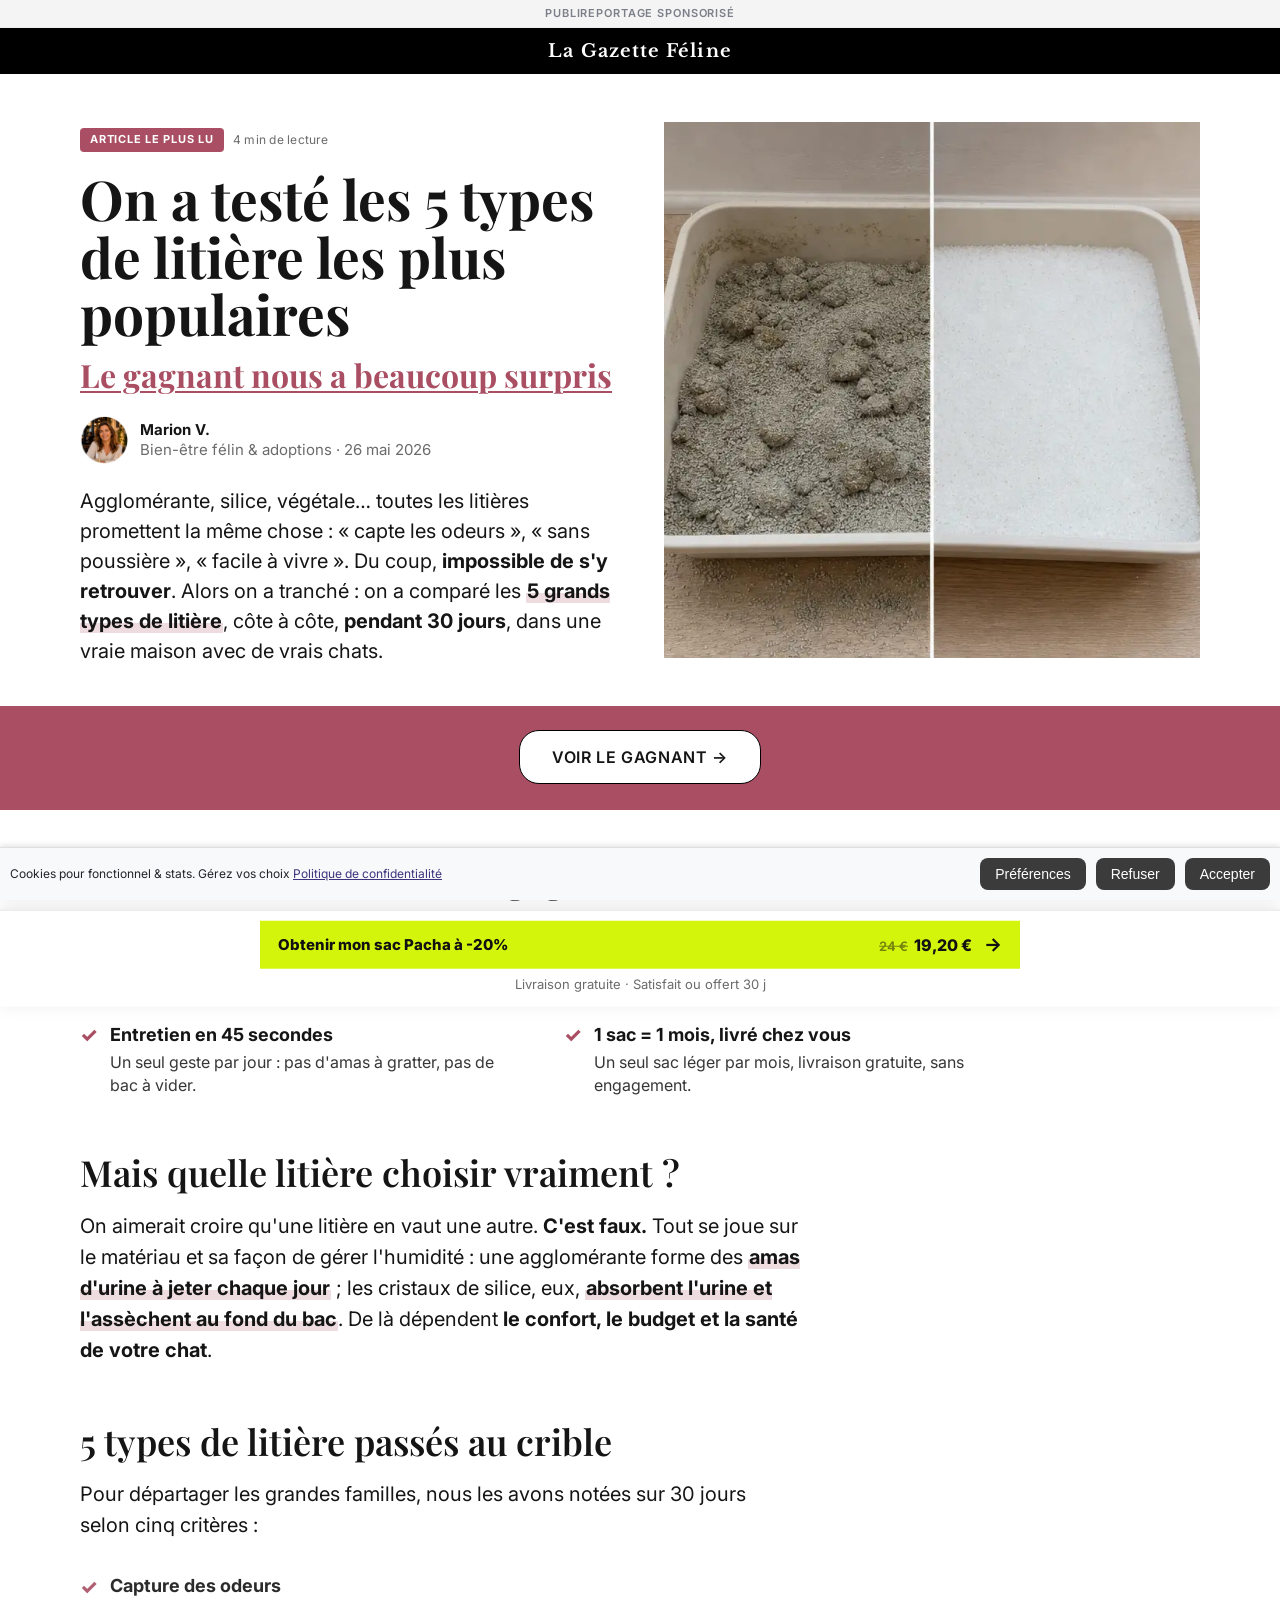
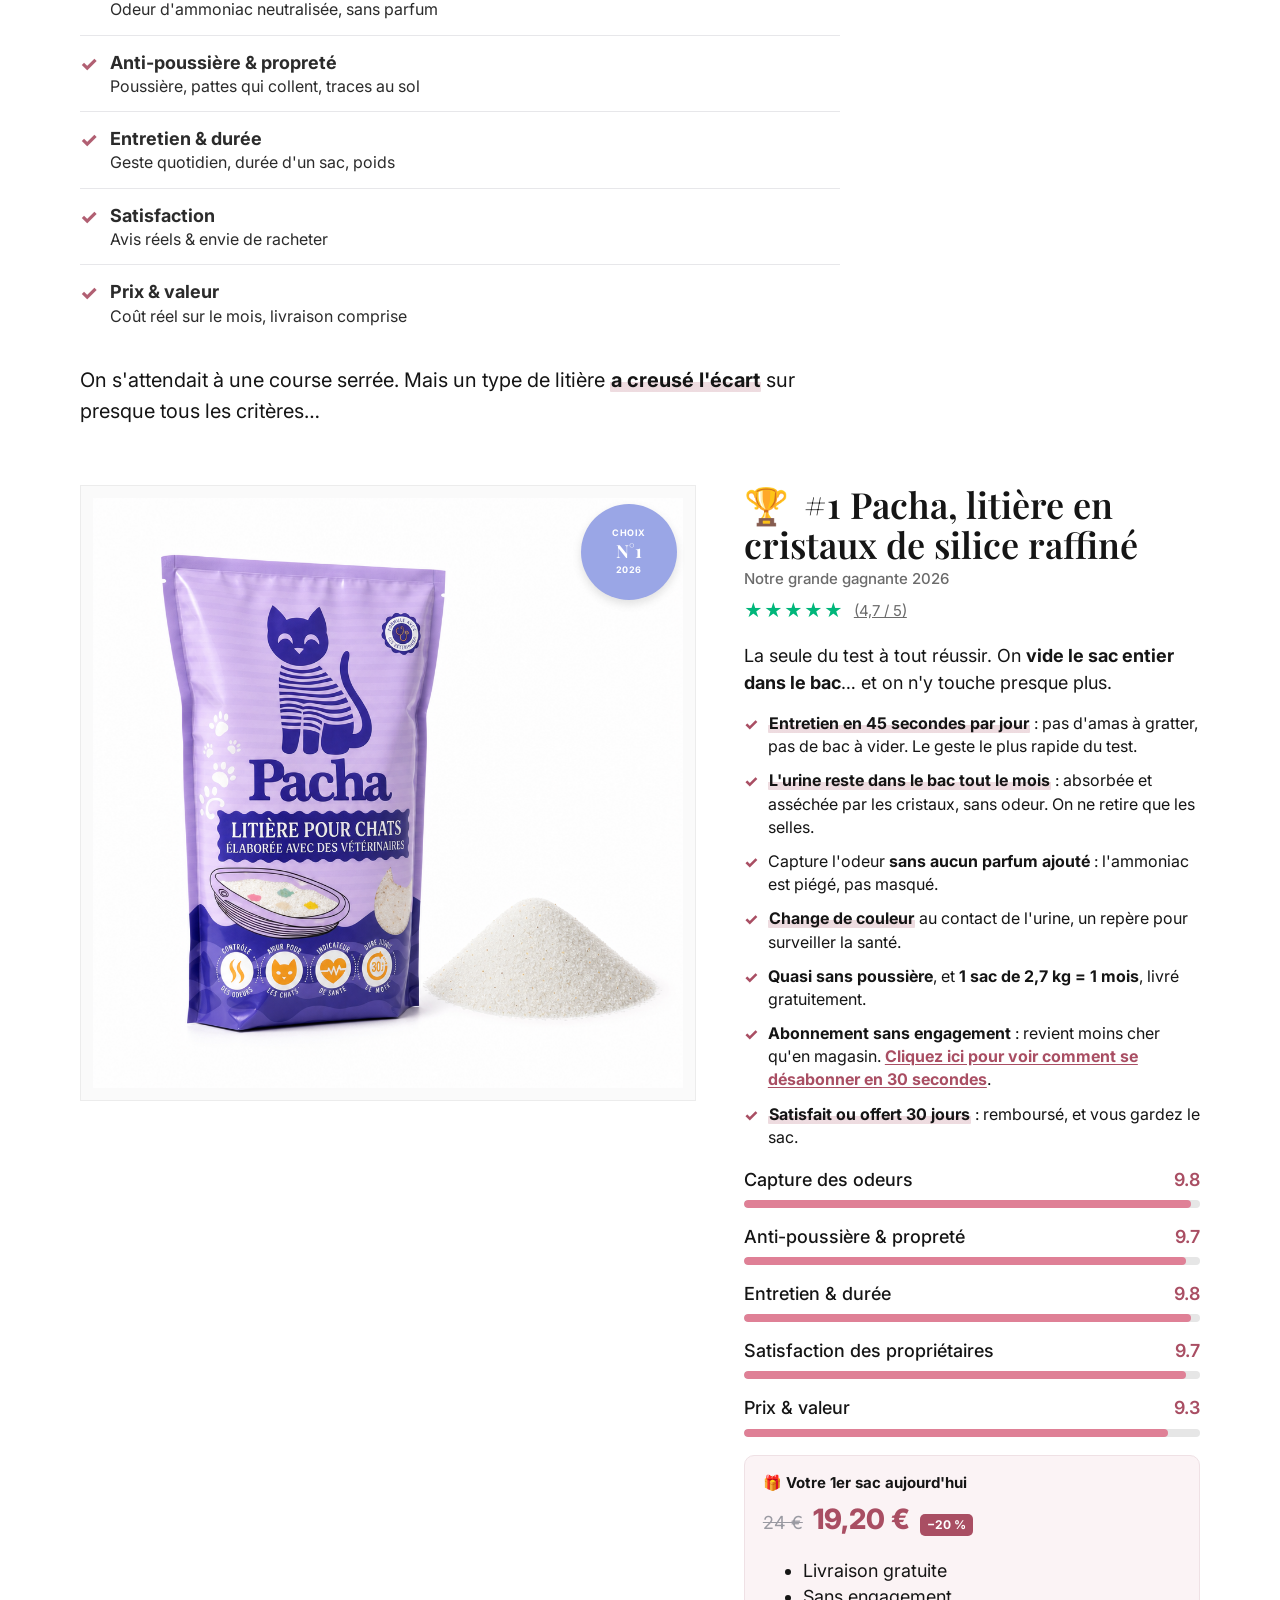
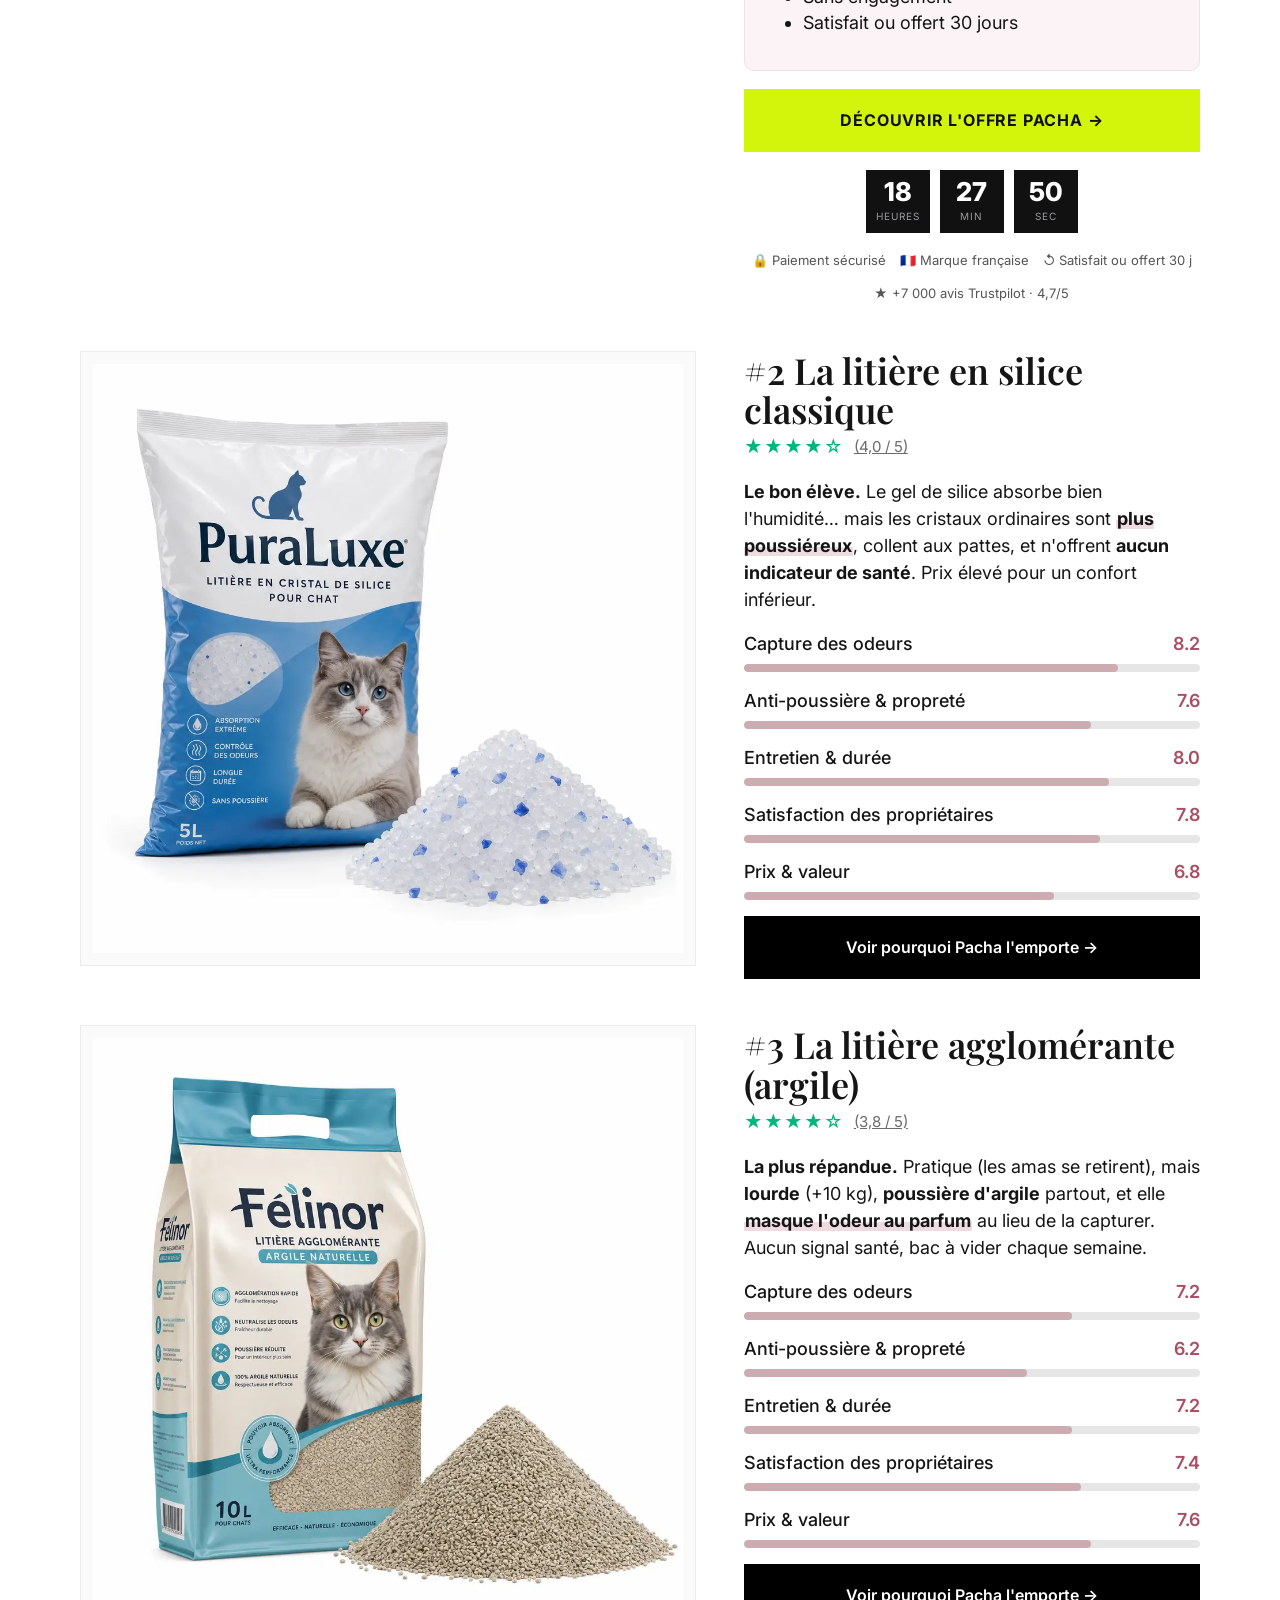
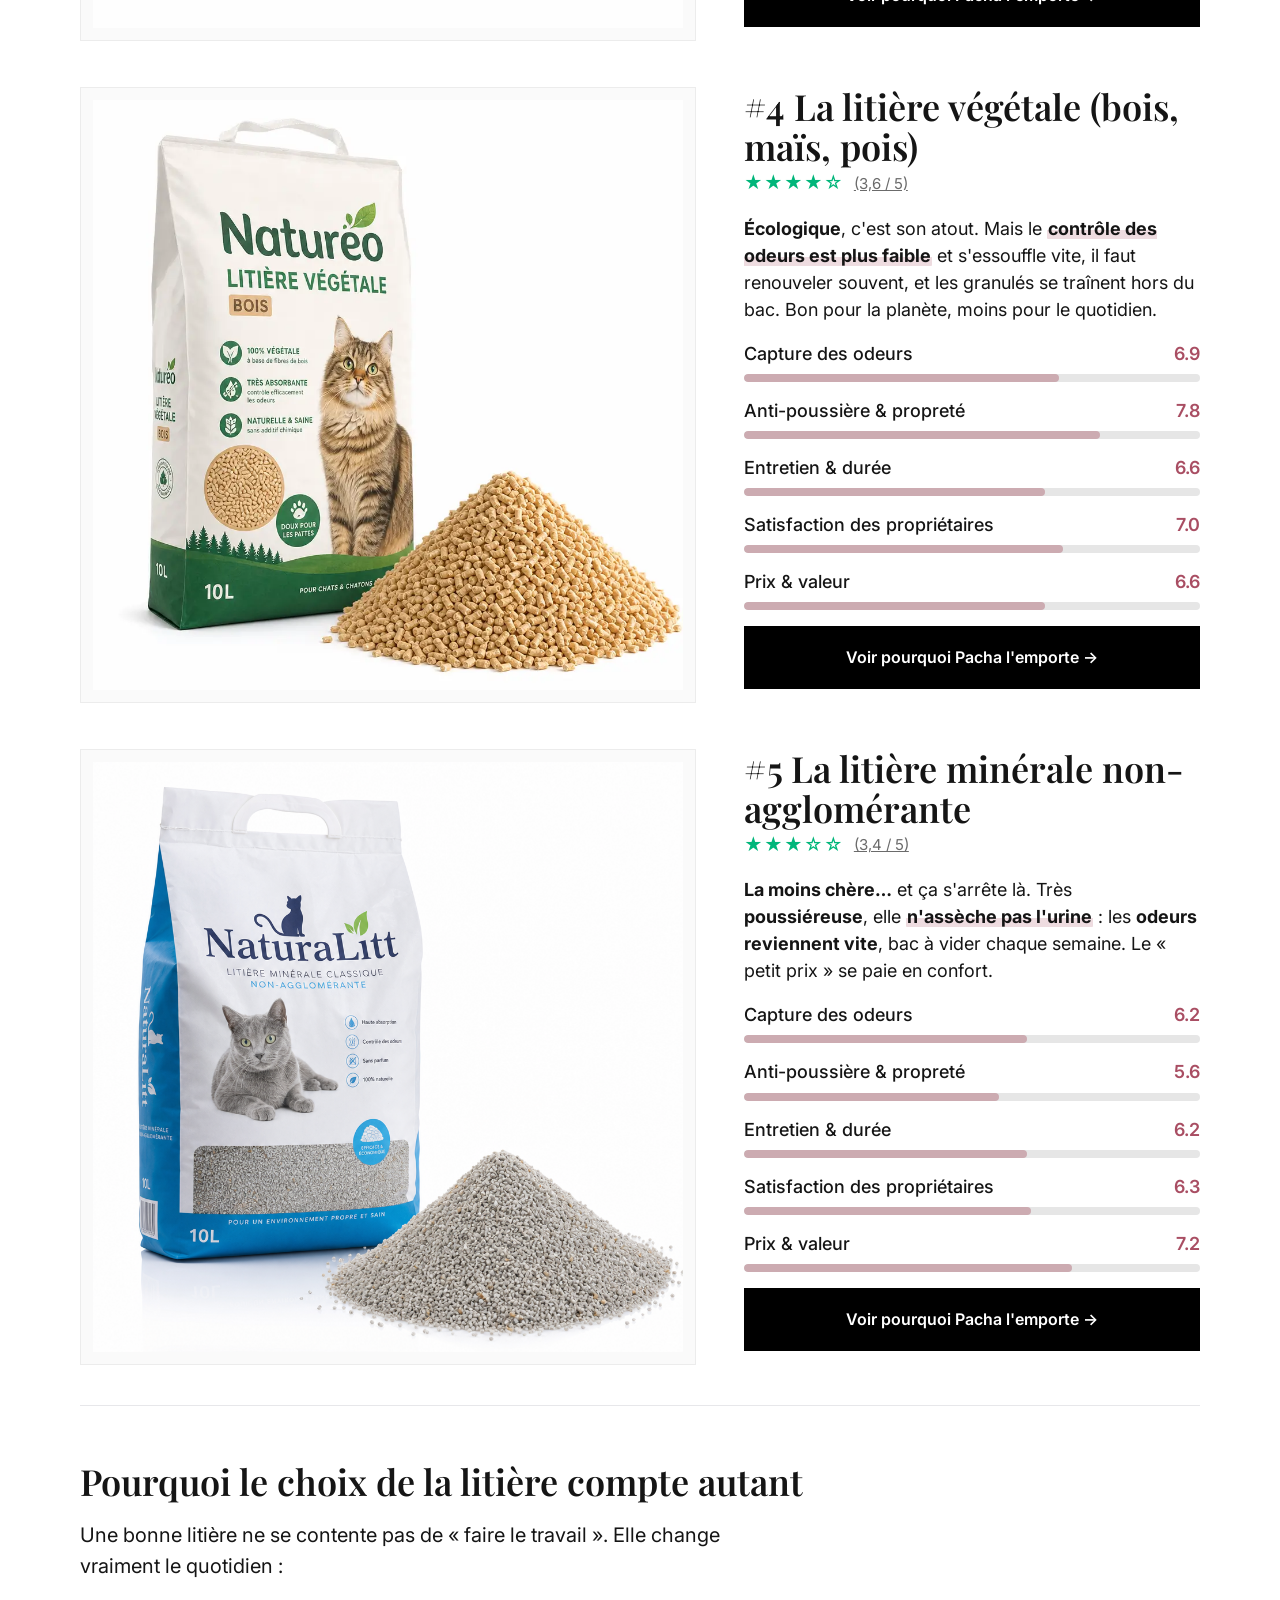
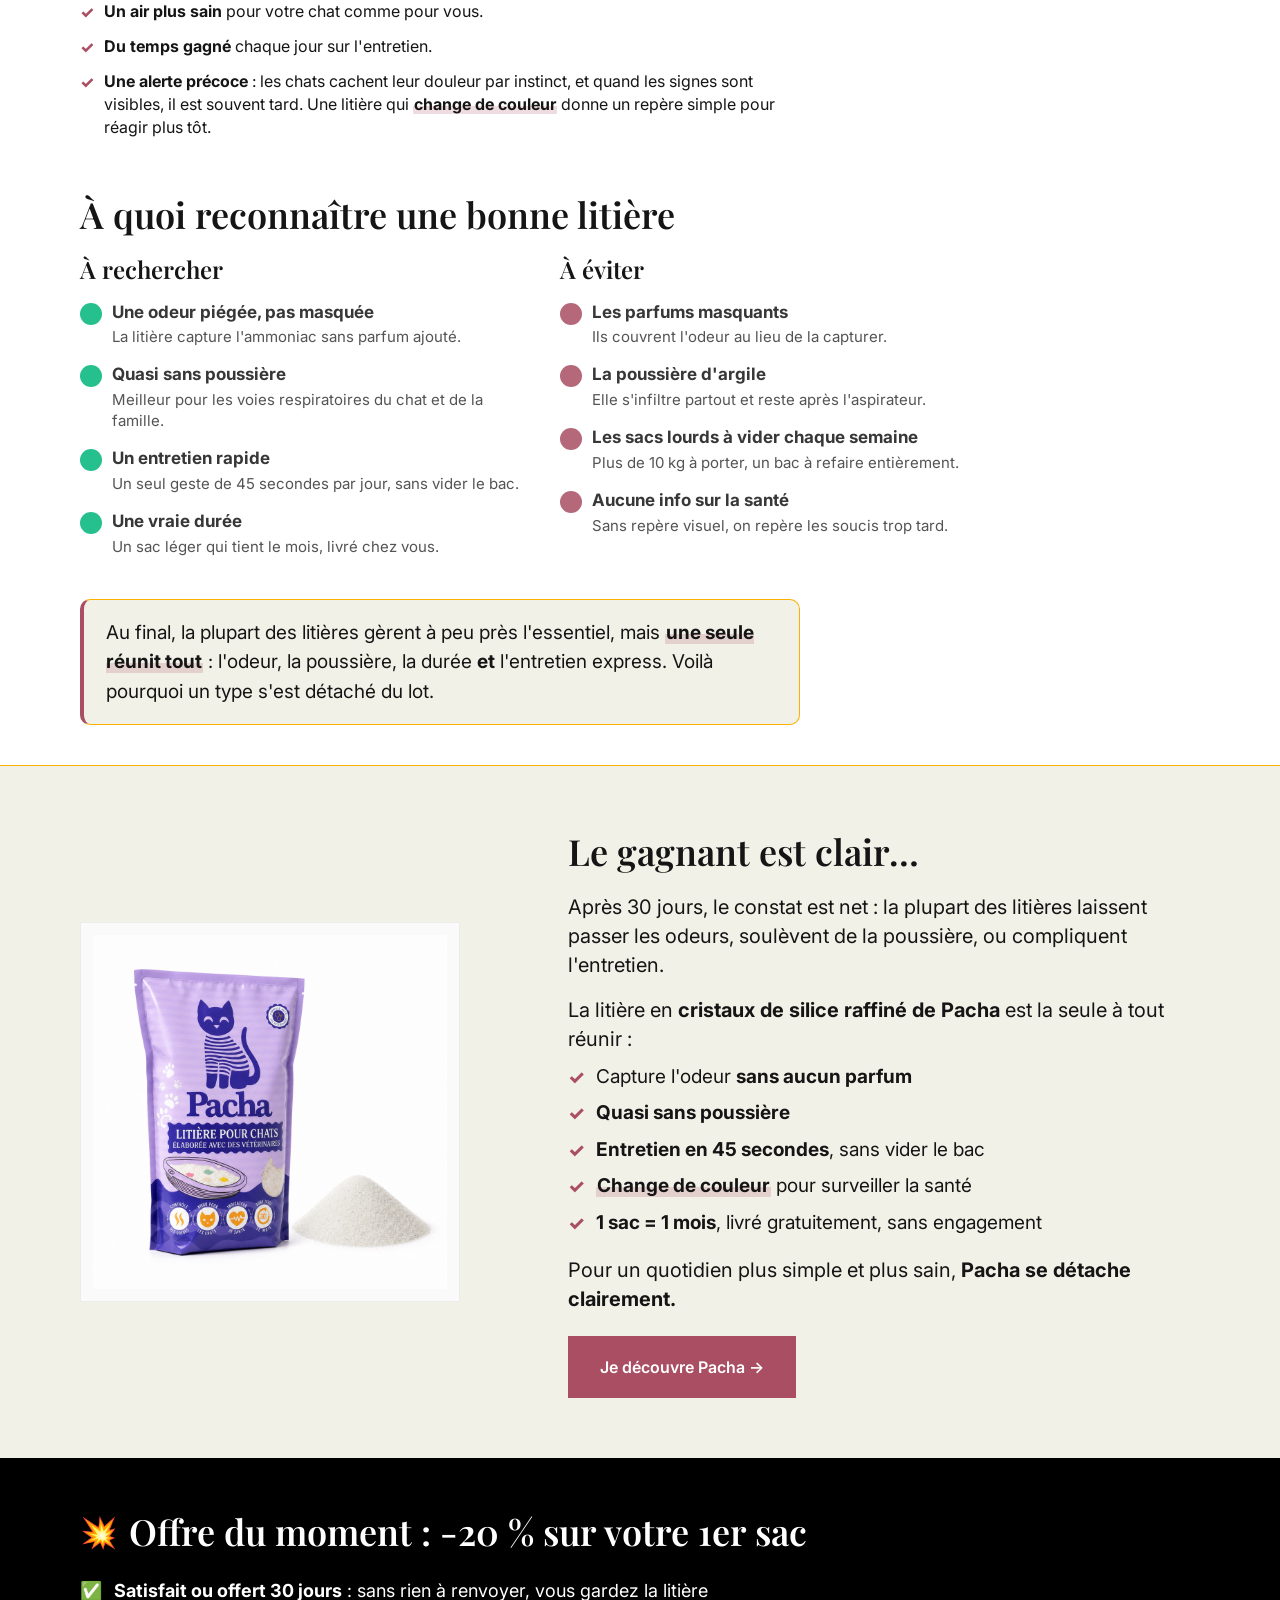
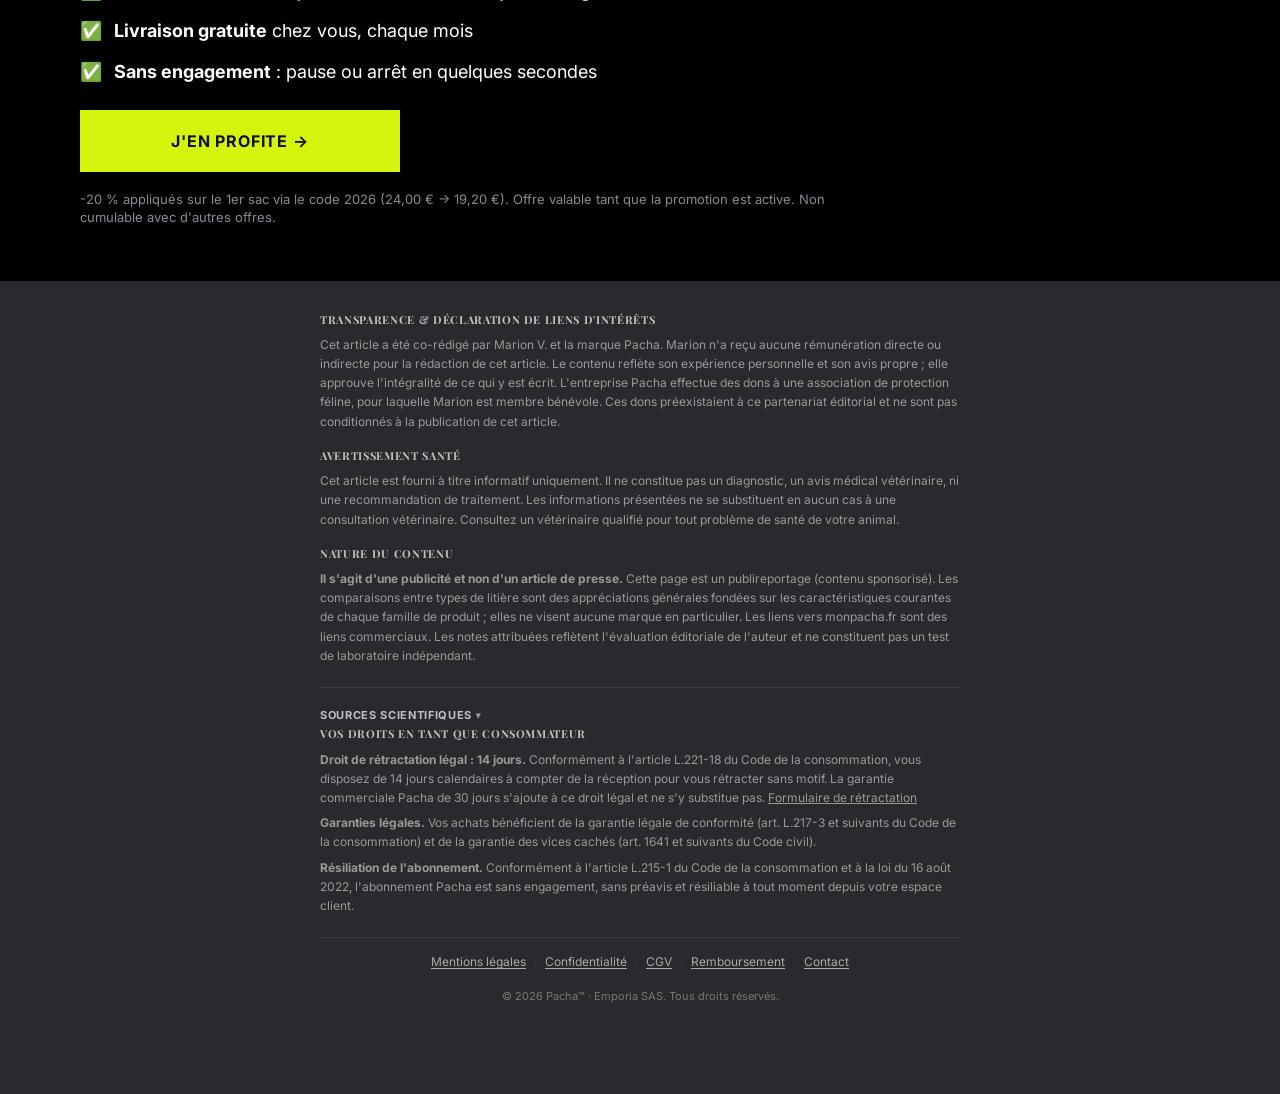
<file: 1007_comparison-blog_broad-comparison_fr/index.html>
<!doctype html>
<html lang="fr" class="js">
<head>
  <meta charset="utf-8">
  <meta name="viewport" content="width=device-width, initial-scale=1.0, viewport-fit=cover">
  <!-- Page de test parallèle à une LP Shopify live : noindex pour éviter le duplicate-content. Retirer pour un lancement public indexé. -->
  <meta name="robots" content="noindex, nofollow">
  <title>On a testé les 5 types de litière les plus populaires : le gagnant nous a surpris</title>
  <link rel="icon" type="image/png" href="//monpacha.fr/cdn/shop/files/pacha_flavicon.png?crop=center&height=32&v=1695821050&width=32">
  <meta name="description" content="On a comparé les 5 grands types de litière pour chat pendant 30 jours : odeurs, poussière, entretien, santé, prix. Un type s'est nettement détaché.">
  <meta property="og:site_name" content="La Gazette Féline">
  <meta property="og:title" content="On a testé les 5 types de litière les plus populaires : le gagnant nous a surpris">
  <meta property="og:type" content="article">
  <meta property="og:description" content="On a comparé les 5 grands types de litière pour chat pendant 30 jours : odeurs, poussière, entretien, santé, prix. Un type s'est nettement détaché.">
  <meta property="og:image" content="https://monpacha.fr/cdn/shop/files/pacha-web-banner.jpg?v=1696860551">

  <!-- RunConverge (Converge) · stub + consentement par défaut refusé -->
  <script>
    window.cvg||(cvg=function(){cvg.process?cvg.process.apply(cvg,arguments):cvg.queue.push(arguments)},cvg.queue=[]);
    cvg({"method":"consent","analytics":"denied","marketing":"denied"});
  </script>
  <script>
    window['__cvg_shopify_info'] = { product:null, variant:null, currency:"EUR", collection:{products:null}, search:null };
  </script>

  <link rel="preconnect" href="https://fonts.googleapis.com">
  <link rel="preconnect" href="https://fonts.gstatic.com" crossorigin>
  <link rel="preconnect" href="https://monpacha.fr" crossorigin>
  <link href="https://fonts.googleapis.com/css2?family=Playfair+Display:ital,wght@0,600;0,700;0,900;1,700&family=Libre+Baskerville:wght@700&family=Inter:wght@400;500;600;700;800&display=swap" rel="stylesheet">
  <link rel="stylesheet" href="/1007_comparison-blog_broad-comparison_fr/css/page.css">
</head>
<body>

<!-- BADGE PUBLIREPORTAGE (1er enfant du body) -->
<div class="pub-bar">Publireportage sponsorisé</div>

<!-- MASTHEAD MAGAZINE -->
<header class="masthead">
  <div class="mh-name">La Gazette Féline</div>
</header>

<!-- EN-TÊTE D'ARTICLE -->
<article>
  <div class="article-hero">
    <div class="article-col">
      <span class="kicker"><span class="kicker-tag">Article le plus lu</span><span class="kicker-time">4 min de lecture</span></span>
      <h1 class="title">On a testé les 5 types de litière les plus populaires</h1>
      <a href="#winner" class="subtitle">Le gagnant nous a beaucoup surpris</a>
      <div class="byline">
        <span class="av"><img src="/1007_comparison-blog_broad-comparison_fr/img/marion.webp" alt="Marion V."></span>
        <span class="bn"><strong>Marion V.</strong><span>Bien-être félin &amp; adoptions · 26 mai 2026</span></span>
      </div>
      <p class="lead">Agglomérante, silice, végétale… toutes les litières promettent la même chose : « capte les odeurs », « sans poussière », « facile à vivre ». Du coup, <strong>impossible de s'y retrouver</strong>. Alors on a tranché : on a comparé les <strong class="hl">5 grands types de litière</strong>, côte à côte, <strong>pendant 30 jours</strong>, dans une vraie maison avec de vrais chats.</p>
    </div>
    <div class="hero-col">
      <picture>
        <source media="(max-width:880px)" srcset="/1007_comparison-blog_broad-comparison_fr/img/hero-versus-mobile.webp">
        <img src="/1007_comparison-blog_broad-comparison_fr/img/hero-versus.webp" alt="Comparatif litière : à gauche une litière agglomérante sale, à droite la litière Pacha propre" loading="eager">
      </picture>
    </div>
  </div>

  <!-- BARRE CTA -->
  <div class="cta-bar"><a href="https://monpacha.fr/discount/2026?redirect=/">Voir le gagnant →</a></div>

  <div class="article-body">
    <!-- ATOUTS DU GAGNANT -->
    <p class="feat-head">Les atouts de notre litière gagnante</p>
    <div class="feat4">
      <div class="f"><span class="ck">✓</span><span class="ft"><strong>Capture quasiment toute l'odeur</strong><span>Elle piège l'odeur sans parfum pour la masquer.</span></span></div>
      <div class="f"><span class="ck">✓</span><span class="ft"><strong>Quasi sans poussière</strong><span>Au versement comme au grattage : meilleur pour les voies respiratoires.</span></span></div>
      <div class="f"><span class="ck">✓</span><span class="ft"><strong>Entretien en 45 secondes</strong><span>Un seul geste par jour : pas d'amas à gratter, pas de bac à vider.</span></span></div>
      <div class="f"><span class="ck">✓</span><span class="ft"><strong>1 sac = 1 mois, livré chez vous</strong><span>Un seul sac léger par mois, livraison gratuite, sans engagement.</span></span></div>
    </div>

    <h2 class="sec">Mais quelle litière choisir vraiment ?</h2>
    <p class="p">On aimerait croire qu'une litière en vaut une autre. <strong>C'est faux.</strong> Tout se joue sur le matériau et sa façon de gérer l'humidité : une agglomérante forme des <strong class="hl">amas d'urine à jeter chaque jour</strong> ; les cristaux de silice, eux, <strong class="hl">absorbent l'urine et l'assèchent au fond du bac</strong>. De là dépendent <strong>le confort, le budget et la santé de votre chat</strong>.</p>

    <h2 class="sec">5 types de litière passés au crible</h2>
    <p class="p">Pour départager les grandes familles, nous les avons notées sur 30 jours selon cinq critères :</p>
    <ul class="criteria">
      <li><span class="ck">✓</span><span><strong>Capture des odeurs</strong>Odeur d'ammoniac neutralisée, sans parfum</span></li>
      <li><span class="ck">✓</span><span><strong>Anti-poussière &amp; propreté</strong>Poussière, pattes qui collent, traces au sol</span></li>
      <li><span class="ck">✓</span><span><strong>Entretien &amp; durée</strong>Geste quotidien, durée d'un sac, poids</span></li>
      <li><span class="ck">✓</span><span><strong>Satisfaction</strong>Avis réels &amp; envie de racheter</span></li>
      <li><span class="ck">✓</span><span><strong>Prix &amp; valeur</strong>Coût réel sur le mois, livraison comprise</span></li>
    </ul>
    <p class="bridge">On s'attendait à une course serrée. Mais un type de litière <strong class="hl">a creusé l'écart</strong> sur presque tous les critères…</p>
  </div>

  <!-- ===== #1 GAGNANT · PACHA (bandeau gris pleine largeur) ===== -->
  <div class="winner-band">
   <div class="wrap">
    <section class="rank winner" id="winner">
      <div class="rank-grid">
        <div class="rank-pic">
          <span class="rank-badge">Choix<b>n°1</b>2026</span>
          <img src="/1007_comparison-blog_broad-comparison_fr/img/type-pacha.png" alt="Litière Pacha en cristaux de silice raffiné · sac et grains" loading="lazy">
        </div>
        <div class="rank-body">
          <h2 class="rank-head"><span class="trophy">🏆</span> #1 Pacha, litière en cristaux de silice raffiné</h2>
          <div class="rank-sub">Notre grande gagnante 2026</div>
          <div class="stars"><span class="s">★★★★★</span><span class="r">(4,7 / 5)</span></div>
          <p>La seule du test à tout réussir. On <strong>vide le sac entier dans le bac</strong>… et on n'y touche presque plus.</p>
          <ul class="klist">
            <li><span class="k">✓</span><span><strong class="hl">Entretien en 45 secondes par jour</strong> : pas d'amas à gratter, pas de bac à vider. Le geste le plus rapide du test.</span></li>
            <li><span class="k">✓</span><span><strong class="hl">L'urine reste dans le bac tout le mois</strong> : absorbée et asséchée par les cristaux, sans odeur. On ne retire que les selles.</span></li>
            <li><span class="k">✓</span><span>Capture l'odeur <strong>sans aucun parfum ajouté</strong> : l'ammoniac est piégé, pas masqué.</span></li>
            <li><span class="k">✓</span><span><strong class="hl">Change de couleur</strong> au contact de l'urine, un repère pour surveiller la santé.</span></li>
            <li><span class="k">✓</span><span><strong>Quasi sans poussière</strong>, et <strong>1 sac de 2,7 kg = 1 mois</strong>, livré gratuitement.</span></li>
            <li><span class="k">✓</span><span><strong>Abonnement sans engagement</strong> : revient moins cher qu'en magasin. <a href="#desabo" id="desabo-link" class="desabo-link">Cliquez ici pour voir comment se désabonner en 30 secondes</a>.</span></li>
            <li><span class="k">✓</span><span><strong class="hl">Satisfait ou offert 30 jours</strong> : remboursé, et vous gardez le sac.</span></li>
          </ul>

          <div class="scores">
            <div class="score"><div class="score-top"><span class="lab">Capture des odeurs</span><span class="val">9.8</span></div><div class="bar"><i style="width:98%"></i></div></div>
            <div class="score"><div class="score-top"><span class="lab">Anti-poussière &amp; propreté</span><span class="val">9.7</span></div><div class="bar"><i style="width:97%"></i></div></div>
            <div class="score"><div class="score-top"><span class="lab">Entretien &amp; durée</span><span class="val">9.8</span></div><div class="bar"><i style="width:98%"></i></div></div>
            <div class="score"><div class="score-top"><span class="lab">Satisfaction des propriétaires</span><span class="val">9.7</span></div><div class="bar"><i style="width:97%"></i></div></div>
            <div class="score"><div class="score-top"><span class="lab">Prix &amp; valeur</span><span class="val">9.3</span></div><div class="bar"><i style="width:93%"></i></div></div>
          </div>

          <div class="note">
            <div class="note-title">🎁 Votre 1er sac aujourd'hui</div>
            <div class="note-price"><span class="np-old">24 €</span><span class="np-new">19,20 €</span><span class="np-tag">−20 %</span></div>
            <ul class="note-list">
              <li>Livraison gratuite</li>
              <li>Sans engagement</li>
              <li>Satisfait ou offert 30 jours</li>
            </ul>
          </div>

          <a href="https://monpacha.fr/discount/2026?redirect=/" class="btn-lime">Découvrir l'offre Pacha →</a>
          <div class="countdown" id="cd" aria-label="Fin de l'offre du jour">
            <div class="cd"><b data-cd="h">00</b><span>Heures</span></div>
            <div class="cd"><b data-cd="m">00</b><span>Min</span></div>
            <div class="cd"><b data-cd="s">00</b><span>Sec</span></div>
          </div>
          <div class="trustrow">
            <span>🔒 Paiement sécurisé</span>
            <span>🇫🇷 Marque française</span>
            <span>↺ Satisfait ou offert 30 j</span>
            <span>★ +7 000 avis Trustpilot · 4,7/5</span>
          </div>
        </div>
      </div>
    </section>
   </div>
  </div>

  <div class="wrap">
    <!-- ===== #2 ===== -->
    <section class="rank loser">
      <div class="rank-grid">
        <div class="rank-pic">
          <img src="/1007_comparison-blog_broad-comparison_fr/img/type-silice.webp" alt="Litière en silice classique · sac et cristaux blancs" loading="lazy">
        </div>
        <div class="rank-body">
          <h2 class="rank-head">#2 La litière en silice classique</h2>
          <div class="stars"><span class="s">★★★★☆</span><span class="r">(4,0 / 5)</span></div>
          <p><strong>Le bon élève.</strong> Le gel de silice absorbe bien l'humidité… mais les cristaux ordinaires sont <strong class="hl">plus poussiéreux</strong>, collent aux pattes, et n'offrent <strong>aucun indicateur de santé</strong>. Prix élevé pour un confort inférieur.</p>
          <div class="scores">
            <div class="score"><div class="score-top"><span class="lab">Capture des odeurs</span><span class="val">8.2</span></div><div class="bar"><i style="width:82%"></i></div></div>
            <div class="score"><div class="score-top"><span class="lab">Anti-poussière &amp; propreté</span><span class="val">7.6</span></div><div class="bar"><i style="width:76%"></i></div></div>
            <div class="score"><div class="score-top"><span class="lab">Entretien &amp; durée</span><span class="val">8.0</span></div><div class="bar"><i style="width:80%"></i></div></div>
            <div class="score"><div class="score-top"><span class="lab">Satisfaction des propriétaires</span><span class="val">7.8</span></div><div class="bar"><i style="width:78%"></i></div></div>
            <div class="score"><div class="score-top"><span class="lab">Prix &amp; valeur</span><span class="val">6.8</span></div><div class="bar"><i style="width:68%"></i></div></div>
          </div>
          <a href="#winner" class="btn-black">Voir pourquoi Pacha l'emporte →</a>
        </div>
      </div>
    </section>

    <!-- ===== #3 ===== -->
    <section class="rank loser">
      <div class="rank-grid">
        <div class="rank-pic">
          <img src="/1007_comparison-blog_broad-comparison_fr/img/type-agglo.webp" alt="Litière agglomérante en argile · sac et granulés" loading="lazy">
        </div>
        <div class="rank-body">
          <h2 class="rank-head">#3 La litière agglomérante (argile)</h2>
          <div class="stars"><span class="s">★★★★☆</span><span class="r">(3,8 / 5)</span></div>
          <p><strong>La plus répandue.</strong> Pratique (les amas se retirent), mais <strong>lourde</strong> (+10 kg), <strong>poussière d'argile</strong> partout, et elle <strong class="hl">masque l'odeur au parfum</strong> au lieu de la capturer. Aucun signal santé, bac à vider chaque semaine.</p>
          <div class="scores">
            <div class="score"><div class="score-top"><span class="lab">Capture des odeurs</span><span class="val">7.2</span></div><div class="bar"><i style="width:72%"></i></div></div>
            <div class="score"><div class="score-top"><span class="lab">Anti-poussière &amp; propreté</span><span class="val">6.2</span></div><div class="bar"><i style="width:62%"></i></div></div>
            <div class="score"><div class="score-top"><span class="lab">Entretien &amp; durée</span><span class="val">7.2</span></div><div class="bar"><i style="width:72%"></i></div></div>
            <div class="score"><div class="score-top"><span class="lab">Satisfaction des propriétaires</span><span class="val">7.4</span></div><div class="bar"><i style="width:74%"></i></div></div>
            <div class="score"><div class="score-top"><span class="lab">Prix &amp; valeur</span><span class="val">7.6</span></div><div class="bar"><i style="width:76%"></i></div></div>
          </div>
          <a href="#winner" class="btn-black">Voir pourquoi Pacha l'emporte →</a>
        </div>
      </div>
    </section>

    <!-- ===== #4 ===== -->
    <section class="rank loser">
      <div class="rank-grid">
        <div class="rank-pic">
          <img src="/1007_comparison-blog_broad-comparison_fr/img/type-vegetale.webp" alt="Litière végétale en bois · sac et granulés" loading="lazy">
        </div>
        <div class="rank-body">
          <h2 class="rank-head">#4 La litière végétale (bois, maïs, pois)</h2>
          <div class="stars"><span class="s">★★★★☆</span><span class="r">(3,6 / 5)</span></div>
          <p><strong>Écologique</strong>, c'est son atout. Mais le <strong class="hl">contrôle des odeurs est plus faible</strong> et s'essouffle vite, il faut renouveler souvent, et les granulés se traînent hors du bac. Bon pour la planète, moins pour le quotidien.</p>
          <div class="scores">
            <div class="score"><div class="score-top"><span class="lab">Capture des odeurs</span><span class="val">6.9</span></div><div class="bar"><i style="width:69%"></i></div></div>
            <div class="score"><div class="score-top"><span class="lab">Anti-poussière &amp; propreté</span><span class="val">7.8</span></div><div class="bar"><i style="width:78%"></i></div></div>
            <div class="score"><div class="score-top"><span class="lab">Entretien &amp; durée</span><span class="val">6.6</span></div><div class="bar"><i style="width:66%"></i></div></div>
            <div class="score"><div class="score-top"><span class="lab">Satisfaction des propriétaires</span><span class="val">7.0</span></div><div class="bar"><i style="width:70%"></i></div></div>
            <div class="score"><div class="score-top"><span class="lab">Prix &amp; valeur</span><span class="val">6.6</span></div><div class="bar"><i style="width:66%"></i></div></div>
          </div>
          <a href="#winner" class="btn-black">Voir pourquoi Pacha l'emporte →</a>
        </div>
      </div>
    </section>

    <!-- ===== #5 ===== -->
    <section class="rank loser">
      <div class="rank-grid">
        <div class="rank-pic">
          <img src="/1007_comparison-blog_broad-comparison_fr/img/type-minerale.png" alt="Litière minérale non-agglomérante · sac et granulés gris" loading="lazy">
        </div>
        <div class="rank-body">
          <h2 class="rank-head">#5 La litière minérale non-agglomérante</h2>
          <div class="stars"><span class="s">★★★☆☆</span><span class="r">(3,4 / 5)</span></div>
          <p><strong>La moins chère…</strong> et ça s'arrête là. Très <strong>poussiéreuse</strong>, elle <strong class="hl">n'assèche pas l'urine</strong> : les <strong>odeurs reviennent vite</strong>, bac à vider chaque semaine. Le « petit prix » se paie en confort.</p>
          <div class="scores">
            <div class="score"><div class="score-top"><span class="lab">Capture des odeurs</span><span class="val">6.2</span></div><div class="bar"><i style="width:62%"></i></div></div>
            <div class="score"><div class="score-top"><span class="lab">Anti-poussière &amp; propreté</span><span class="val">5.6</span></div><div class="bar"><i style="width:56%"></i></div></div>
            <div class="score"><div class="score-top"><span class="lab">Entretien &amp; durée</span><span class="val">6.2</span></div><div class="bar"><i style="width:62%"></i></div></div>
            <div class="score"><div class="score-top"><span class="lab">Satisfaction des propriétaires</span><span class="val">6.3</span></div><div class="bar"><i style="width:63%"></i></div></div>
            <div class="score"><div class="score-top"><span class="lab">Prix &amp; valeur</span><span class="val">7.2</span></div><div class="bar"><i style="width:72%"></i></div></div>
          </div>
          <a href="#winner" class="btn-black">Voir pourquoi Pacha l'emporte →</a>
        </div>
      </div>
    </section>

    <hr class="rank-divider">

    <!-- POURQUOI BIEN CHOISIR SA LITIÈRE -->
    <h2 class="sec">Pourquoi le choix de la litière compte autant</h2>
    <p class="p">Une bonne litière ne se contente pas de « faire le travail ». Elle change vraiment le quotidien :</p>
    <ul class="klist klist--wide">
      <li><span class="k">✓</span><span><strong>Un air plus sain</strong> pour votre chat comme pour vous.</span></li>
      <li><span class="k">✓</span><span><strong>Du temps gagné</strong> chaque jour sur l'entretien.</span></li>
      <li><span class="k">✓</span><span><strong>Une alerte précoce</strong> : les chats cachent leur douleur par instinct, et quand les signes sont visibles, il est souvent tard. Une litière qui <strong class="hl">change de couleur</strong> donne un repère simple pour réagir plus tôt.</span></li>
    </ul>

    <!-- À RECHERCHER / À ÉVITER -->
    <h2 class="sec">À quoi reconnaître une bonne litière</h2>
    <div class="look">
      <div>
        <h3>À rechercher</h3>
        <div class="it good"><span class="ic">✓</span><span><strong>Une odeur piégée, pas masquée</strong><span>La litière capture l'ammoniac sans parfum ajouté.</span></span></div>
        <div class="it good"><span class="ic">✓</span><span><strong>Quasi sans poussière</strong><span>Meilleur pour les voies respiratoires du chat et de la famille.</span></span></div>
        <div class="it good"><span class="ic">✓</span><span><strong>Un entretien rapide</strong><span>Un seul geste de 45 secondes par jour, sans vider le bac.</span></span></div>
        <div class="it good"><span class="ic">✓</span><span><strong>Une vraie durée</strong><span>Un sac léger qui tient le mois, livré chez vous.</span></span></div>
      </div>
      <div>
        <h3>À éviter</h3>
        <div class="it bad"><span class="ic">✕</span><span><strong>Les parfums masquants</strong><span>Ils couvrent l'odeur au lieu de la capturer.</span></span></div>
        <div class="it bad"><span class="ic">✕</span><span><strong>La poussière d'argile</strong><span>Elle s'infiltre partout et reste après l'aspirateur.</span></span></div>
        <div class="it bad"><span class="ic">✕</span><span><strong>Les sacs lourds à vider chaque semaine</strong><span>Plus de 10 kg à porter, un bac à refaire entièrement.</span></span></div>
        <div class="it bad"><span class="ic">✕</span><span><strong>Aucune info sur la santé</strong><span>Sans repère visuel, on repère les soucis trop tard.</span></span></div>
      </div>
    </div>

    <p class="bridge bridge--box">Au final, la plupart des litières gèrent à peu près l'essentiel, mais <strong class="hl">une seule réunit tout</strong> : l'odeur, la poussière, la durée <strong>et</strong> l'entretien express. Voilà pourquoi un type s'est détaché du lot.</p>
  </div>

  <!-- VERDICT (encadré crème) -->
  <section class="verdict">
    <div class="wrap verdict-grid">
      <div class="verdict-media rank-pic">
        <img src="/1007_comparison-blog_broad-comparison_fr/img/type-pacha.png" alt="Litière Pacha en cristaux de silice raffiné · sac et grains" loading="lazy">
      </div>
      <div class="verdict-txt">
      <h2>Le gagnant est clair…</h2>
      <p>Après 30 jours, le constat est net : la plupart des litières laissent passer les odeurs, soulèvent de la poussière, ou compliquent l'entretien.</p>
      <p class="verdict-lead">La litière en <strong>cristaux de silice raffiné de Pacha</strong> est la seule à tout réunir :</p>
      <ul class="verdict-list">
        <li><span class="vk">✓</span><span>Capture l'odeur <strong>sans aucun parfum</strong></span></li>
        <li><span class="vk">✓</span><span><strong>Quasi sans poussière</strong></span></li>
        <li><span class="vk">✓</span><span><strong>Entretien en 45 secondes</strong>, sans vider le bac</span></li>
        <li><span class="vk">✓</span><span><strong class="hl">Change de couleur</strong> pour surveiller la santé</span></li>
        <li><span class="vk">✓</span><span><strong>1 sac = 1 mois</strong>, livré gratuitement, sans engagement</span></li>
      </ul>
      <p class="verdict-close">Pour un quotidien plus simple et plus sain, <strong>Pacha se détache clairement.</strong></p>
      <a href="https://monpacha.fr/discount/2026?redirect=/" class="btn-crimson">Je découvre Pacha →</a>
      </div>
    </div>
  </section>

  <!-- SECTION DEAL (noire) -->
  <section class="deal">
    <div class="wrap">
      <h2><span class="blast">💥</span> Offre du moment : -20 % sur votre 1er sac</h2>
      <ul>
        <li><span class="yes">✅</span><span><strong>Satisfait ou offert 30 jours</strong> : sans rien à renvoyer, vous gardez la litière</span></li>
        <li><span class="yes">✅</span><span><strong>Livraison gratuite</strong> chez vous, chaque mois</span></li>
        <li><span class="yes">✅</span><span><strong>Sans engagement</strong> : pause ou arrêt en quelques secondes</span></li>
      </ul>
      <a href="https://monpacha.fr/discount/2026?redirect=/" class="btn-lime">J'en profite →</a>
      <p class="deal-fine">-20 % appliqués sur le 1er sac via le code 2026 (24,00 € → 19,20 €). Offre valable tant que la promotion est active. Non cumulable avec d'autres offres.</p>
    </div>
  </section>
</article>

<!-- STICKY BOTTOM CTA -->
<div class="sticky-bottom">
  <div class="inner">
    <a href="https://monpacha.fr/discount/2026?redirect=/"><span class="sb-label">Obtenir mon sac Pacha à -20%</span><span class="sb-price"><span class="old">24 €</span>19,20 €</span><span class="arrow">→</span></a>
    <p class="reassure">Livraison gratuite · Satisfait ou offert 30 j</p>
  </div>
</div>

<!-- FOOTER LÉGAL / COMPLIANCE -->
<footer class="pacha-cf">
  <div class="pacha-cf-inner">

    <div class="pacha-cf-section">
      <h3>Transparence &amp; déclaration de liens d'intérêts</h3>
      <p>Cet article a été co-rédigé par Marion V. et la marque Pacha. Marion n'a reçu aucune rémunération directe ou indirecte pour la rédaction de cet article. Le contenu reflète son expérience personnelle et son avis propre ; elle approuve l'intégralité de ce qui y est écrit. L'entreprise Pacha effectue des dons à une association de protection féline, pour laquelle Marion est membre bénévole. Ces dons préexistaient à ce partenariat éditorial et ne sont pas conditionnés à la publication de cet article.</p>
    </div>

    <div class="pacha-cf-section">
      <h3>Avertissement santé</h3>
      <p>Cet article est fourni à titre informatif uniquement. Il ne constitue pas un diagnostic, un avis médical vétérinaire, ni une recommandation de traitement. Les informations présentées ne se substituent en aucun cas à une consultation vétérinaire. Consultez un vétérinaire qualifié pour tout problème de santé de votre animal.</p>
    </div>

    <div class="pacha-cf-section">
      <h3>Nature du contenu</h3>
      <p><strong>Il s'agit d'une publicité et non d'un article de presse.</strong> Cette page est un publireportage (contenu sponsorisé). Les comparaisons entre types de litière sont des appréciations générales fondées sur les caractéristiques courantes de chaque famille de produit ; elles ne visent aucune marque en particulier. Les liens vers monpacha.fr sont des liens commerciaux. Les notes attribuées reflètent l'évaluation éditoriale de l'auteur et ne constituent pas un test de laboratoire indépendant.</p>
    </div>

    <details>
      <summary>Sources scientifiques</summary>
      <div class="pacha-cf-refs">
        <p><strong>Trustpilot</strong> · +7 000 avis cumulés · note moyenne 4,7 / 5 · données arrêtées au 1ᵉʳ avril 2026.</p>
        <p><strong>Recommandations vétérinaires</strong> sur la litière non parfumée et à faible poussière pour chats sensibles : <strong>AAFP/ISFM Feline Environmental Needs Guidelines (2013)</strong> ; <strong>AAHA/AAFP Feline Life Stage Guidelines (2021)</strong> ; <strong>ISFM/AAFP Cat Friendly Veterinary Environment Guidelines (2022)</strong>.</p>
        <p><strong>Boyd et al. (2008)</strong> · survie médiane selon le stade de la maladie rénale chronique féline. Les affirmations spécifiques à Pacha · dont la capture des odeurs (2× / 5×) · reposent sur les tests internes du fabricant.</p>
        <p>Rodan I., Ramos D., Carney H. et al. (2024) · « AAFP Intercat Tension Guidelines » · <em>J Feline Med Surg</em>.</p>
        <p>McGlone J.J. et al. (2018) · « Maternal-Neonatal Pheromone Added to Cat Litter » · <em>J Applied Animal Welfare Science</em>.</p>
        <p>Buffington C.A.T. (2014) · « Pandora Syndrome » · <em>J Feline Med Surg</em>.</p>
        <p>Ellis S.L.H. et al. (2013) · « AAFP/ISFM Environmental Needs Guidelines » · <em>J Feline Med Surg</em>.</p>
        <p>Carney H.C. et al. (2014) · « AAFP/ISFM House-Soiling Guidelines » · <em>J Feline Med Surg</em>.</p>
        <p>Mobley, H. &amp; Hausinger, R. (1989) · <em>Microbial ureases.</em> Microbiological Reviews.</p>
        <p>Trujillo, J. &amp; Dimas-Correa, M. (2025) · <em>Adsorption capacity of silica gel for ammonia.</em> Journal of Chemical Education (ACS).</p>
      </div>
    </details>

    <div class="pacha-cf-section">
      <h3>Vos droits en tant que consommateur</h3>
      <p><strong>Droit de rétractation légal : 14 jours.</strong> Conformément à l'article L.221-18 du Code de la consommation, vous disposez de 14 jours calendaires à compter de la réception pour vous rétracter sans motif. La garantie commerciale Pacha de 30 jours s'ajoute à ce droit légal et ne s'y substitue pas. <a href="https://cdn.shopify.com/s/files/1/0645/0433/2556/files/Formulaire_de_retractation.pdf?v=1744965234" target="_blank" rel="noopener">Formulaire de rétractation</a></p>
      <p><strong>Garanties légales.</strong> Vos achats bénéficient de la garantie légale de conformité (art. L.217-3 et suivants du Code de la consommation) et de la garantie des vices cachés (art. 1641 et suivants du Code civil).</p>
      <p><strong>Résiliation de l'abonnement.</strong> Conformément à l'article L.215-1 du Code de la consommation et à la loi du 16 août 2022, l'abonnement Pacha est sans engagement, sans préavis et résiliable à tout moment depuis votre espace client.</p>
    </div>

    <div class="pacha-cf-policies">
      <a href="https://monpacha.fr/pages/mention-legale" target="_blank" rel="noopener">Mentions légales</a>
      <span>·</span>
      <a href="https://monpacha.fr/policies/privacy-policy" target="_blank" rel="noopener">Confidentialité</a>
      <span>·</span>
      <a href="https://monpacha.fr/policies/terms-of-service" target="_blank" rel="noopener">CGV</a>
      <span>·</span>
      <a href="https://monpacha.fr/policies/refund-policy" target="_blank" rel="noopener">Remboursement</a>
      <span>·</span>
      <a href="https://monpacha.fr/pages/contact" target="_blank" rel="noopener">Contact</a>
    </div>

    <div class="pacha-cf-copyright">© 2026 Pacha™ · Emporia SAS. Tous droits réservés.</div>

  </div>
</footer>

<!-- MODAL VIDÉO DÉSABONNEMENT -->
<div class="dz-overlay" id="desabo-modal" aria-hidden="true">
  <div class="dz-box" role="dialog" aria-modal="true" aria-label="Se désabonner en 30 secondes">
    <button class="dz-close" type="button" aria-label="Fermer">&times;</button>
    <video id="desabo-video" controls playsinline preload="none" poster="//monpacha.fr/cdn/shop/t/33/assets/abo-video-poster.webp?v=58078362378168916431780388872">
      <source src="//monpacha.fr/cdn/shop/t/33/assets/abo-desabo.webm?v=4462275687440803791780388872" type="video/webm">
    </video>
    <p class="dz-cap">Se désabonner en 30 secondes, en moins de 4 clics, depuis votre espace client.</p>
  </div>
</div>

<!-- BANNIÈRE COOKIES -->
<div id="cookie-banner">
  <p>
    Cookies pour fonctionnel &amp; stats. Gérez vos choix
    <a href="https://monpacha.fr/pages/politique-de-confidentialite" target="_blank">Politique de confidentialité</a>
  </p>
  <div class="cookie-buttons">
    <button id="preferences-cookies">Préférences</button>
    <button id="reject-cookies">Refuser</button>
    <button id="accept-cookies">Accepter</button>
  </div>
</div>

<!-- MODAL PRÉFÉRENCES COOKIES -->
<div class="cky-overlay"></div>
<div class="cky-modal" role="dialog" aria-modal="true" aria-label="Préférences cookies">
  <div class="cky-modal-inner">
    <button class="cky-btn-close" type="button" aria-label="Fermer">&times;</button>
    <h2>Préférences de cookies</h2>
    <p class="cky-modal-intro">Nous utilisons des cookies pour le bon fonctionnement du site et la mesure d'audience. Vous pouvez choisir lesquels activer. Les cookies nécessaires sont toujours actifs.</p>
    <ul class="cky-cats">
      <li class="cky-cat">
        <div class="cky-cat-txt"><strong>Nécessaires</strong><span>Indispensables au fonctionnement du site.</span></div>
        <label class="cky-switch"><input type="checkbox" checked disabled><span class="cky-slider"></span></label>
      </li>
      <li class="cky-cat">
        <div class="cky-cat-txt"><strong>Statistiques</strong><span>Mesure d'audience pour améliorer le site.</span></div>
        <label class="cky-switch"><input type="checkbox" id="ckySwitchanalytics"><span class="cky-slider"></span></label>
      </li>
      <li class="cky-cat">
        <div class="cky-cat-txt"><strong>Marketing</strong><span>Publicité et mesure des campagnes.</span></div>
        <label class="cky-switch"><input type="checkbox" id="ckySwitchadvertisement"><span class="cky-slider"></span></label>
      </li>
      <li class="cky-cat">
        <div class="cky-cat-txt"><strong>Fonctionnels</strong><span>Mémorisent vos préférences d'usage.</span></div>
        <label class="cky-switch"><input type="checkbox" id="ckySwitchfunctional"><span class="cky-slider"></span></label>
      </li>
    </ul>
    <div class="cky-modal-actions">
      <button class="cky-btn-reject" type="button">Tout refuser</button>
      <button class="cky-btn-preferences" type="button">Enregistrer mes choix</button>
      <button class="cky-btn-accept" type="button">Tout accepter</button>
    </div>
  </div>
</div>

<!-- RunConverge pixel FR (smartlitter / monpacha.fr) -->
<script src="https://static.runconverge.com/pixels/k5Dzrw.js" async></script>
<script>cvg({method:"track",eventName:"$page_load"});</script>

<script src="/1007_comparison-blog_broad-comparison_fr/js/page.js"></script>
</body>
</html>
</file>
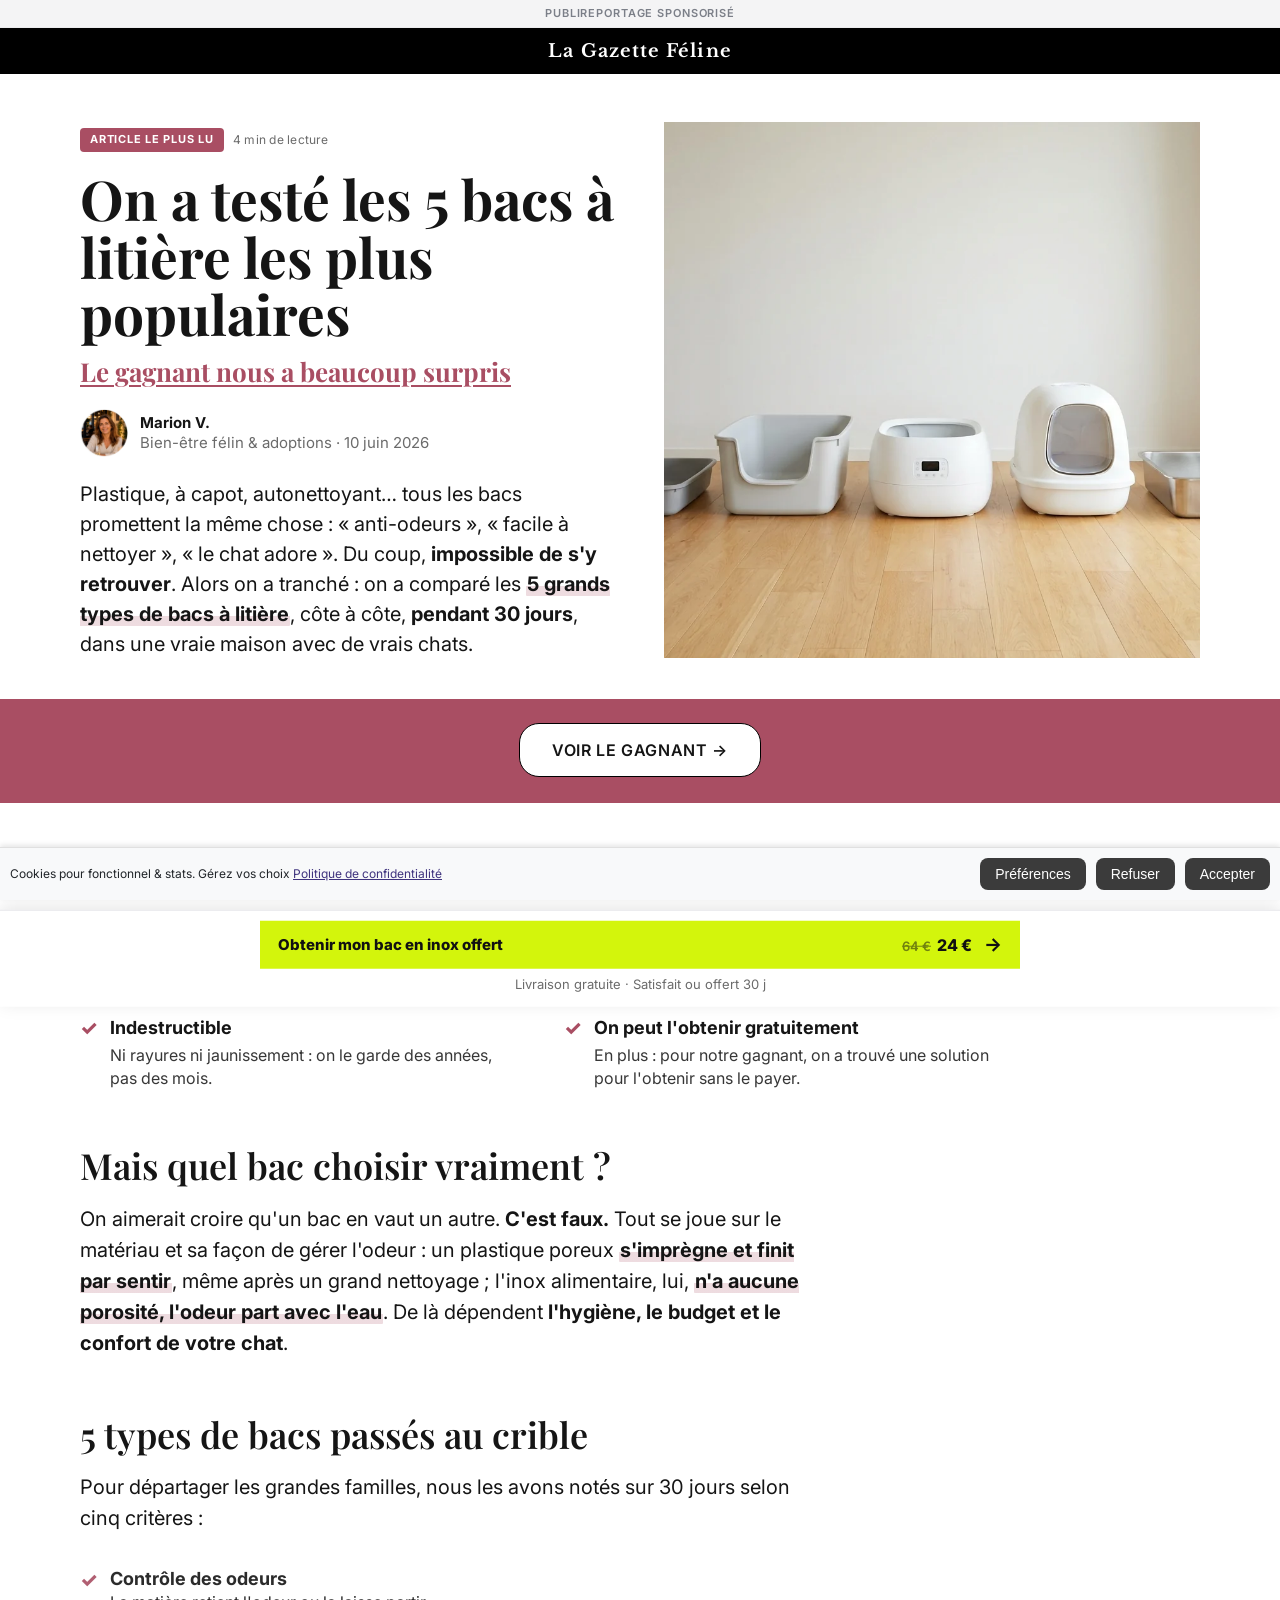
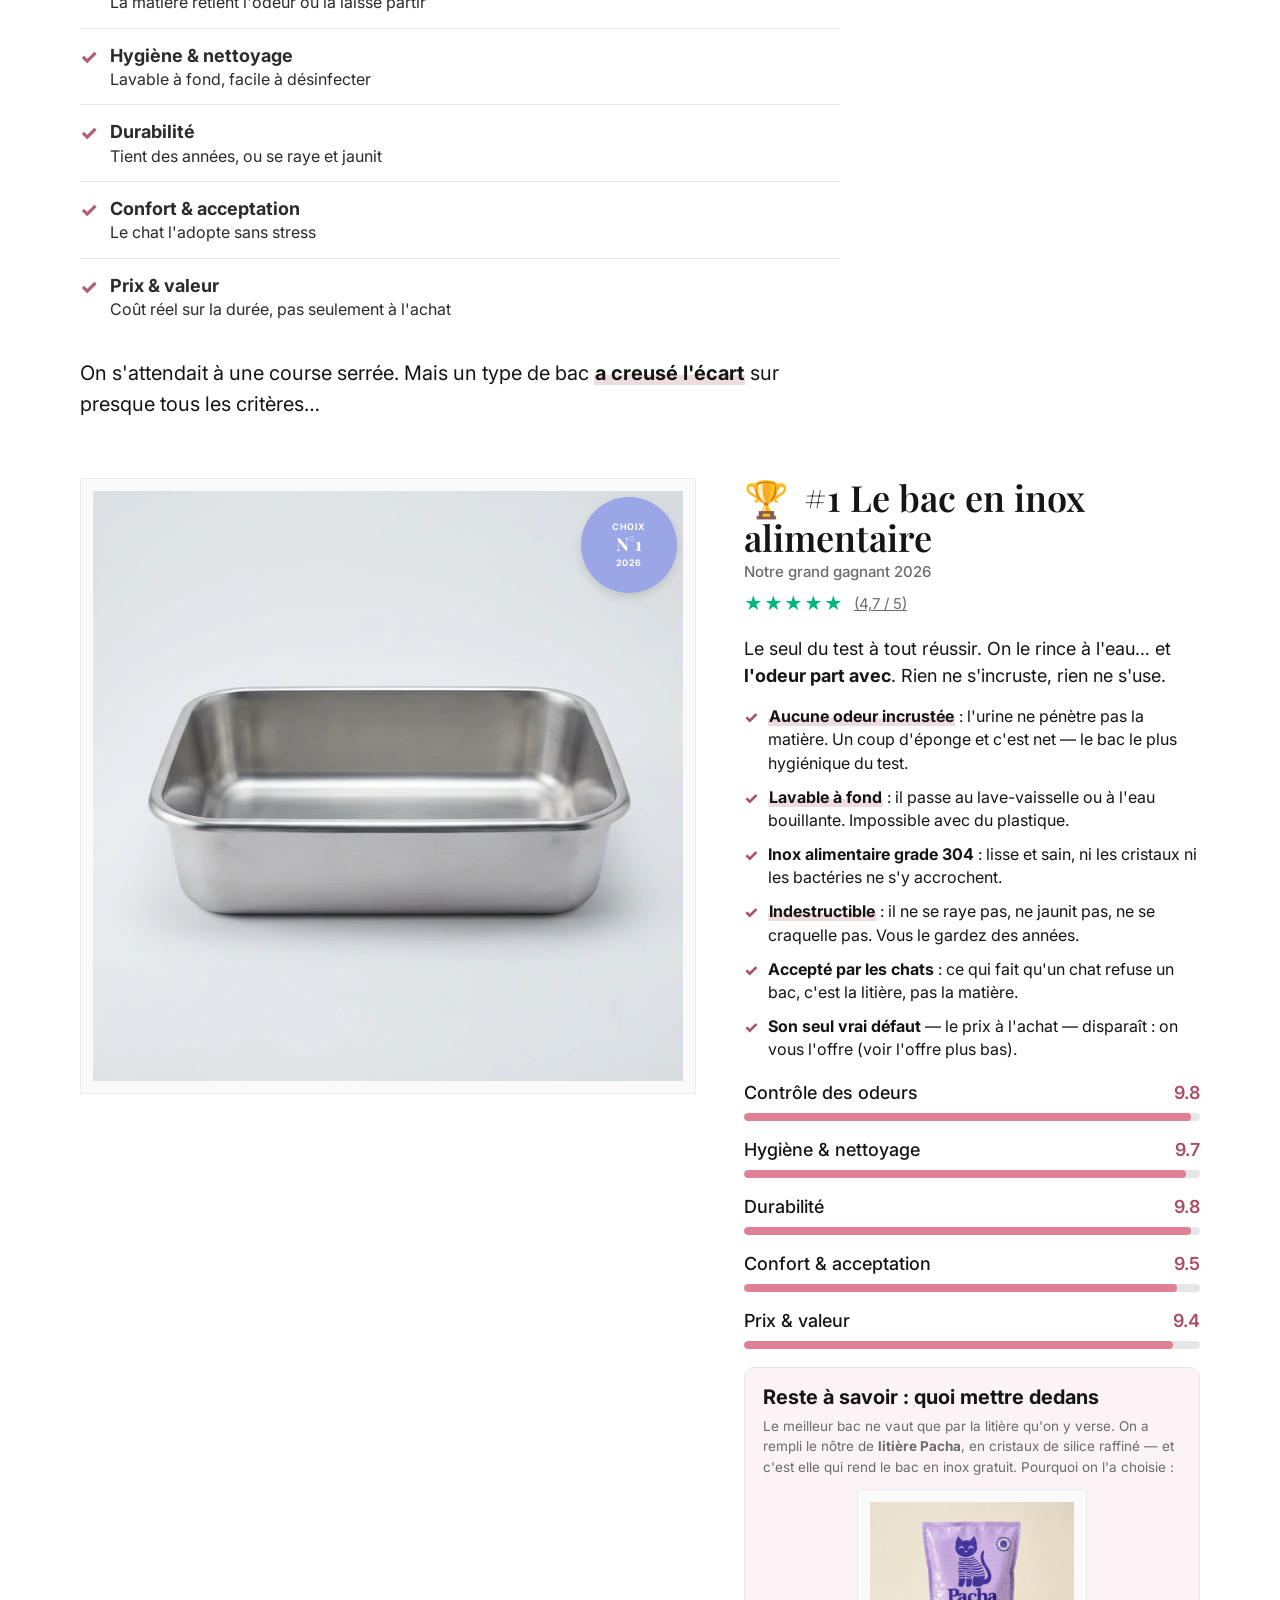
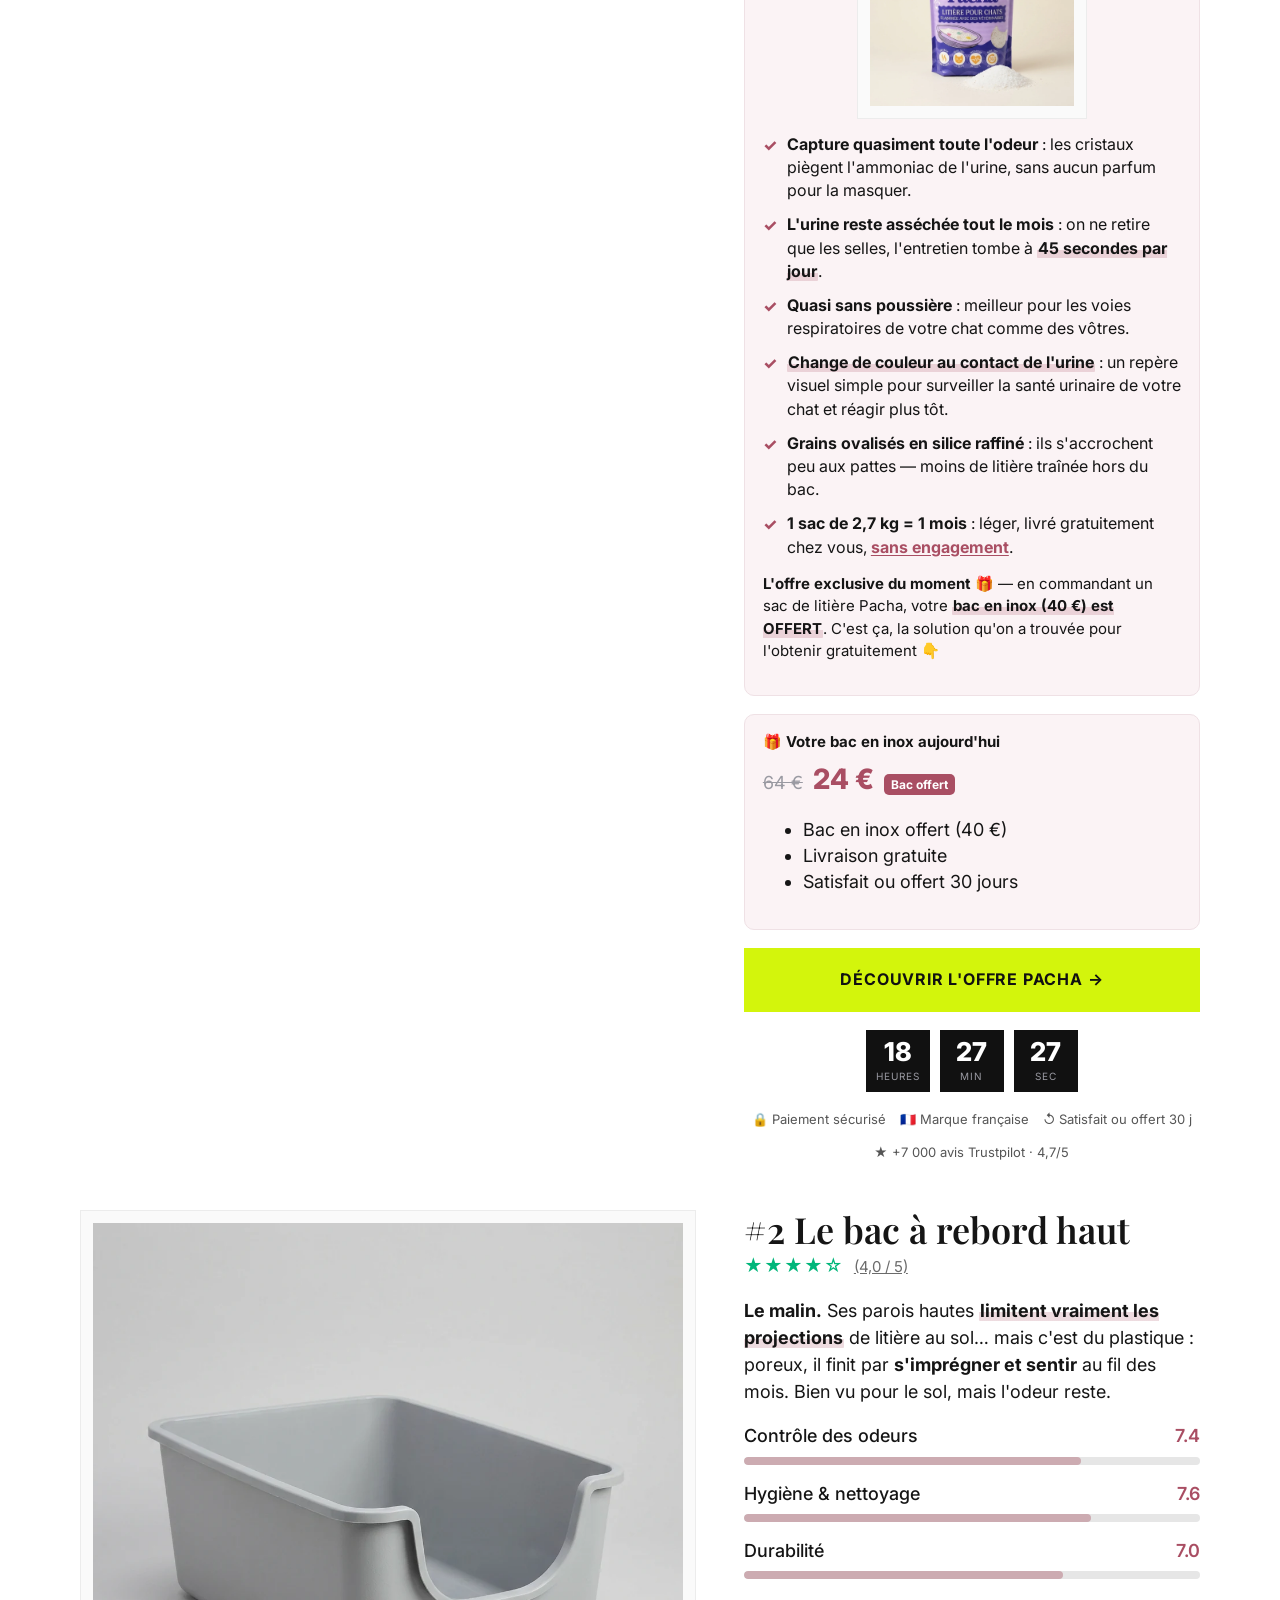
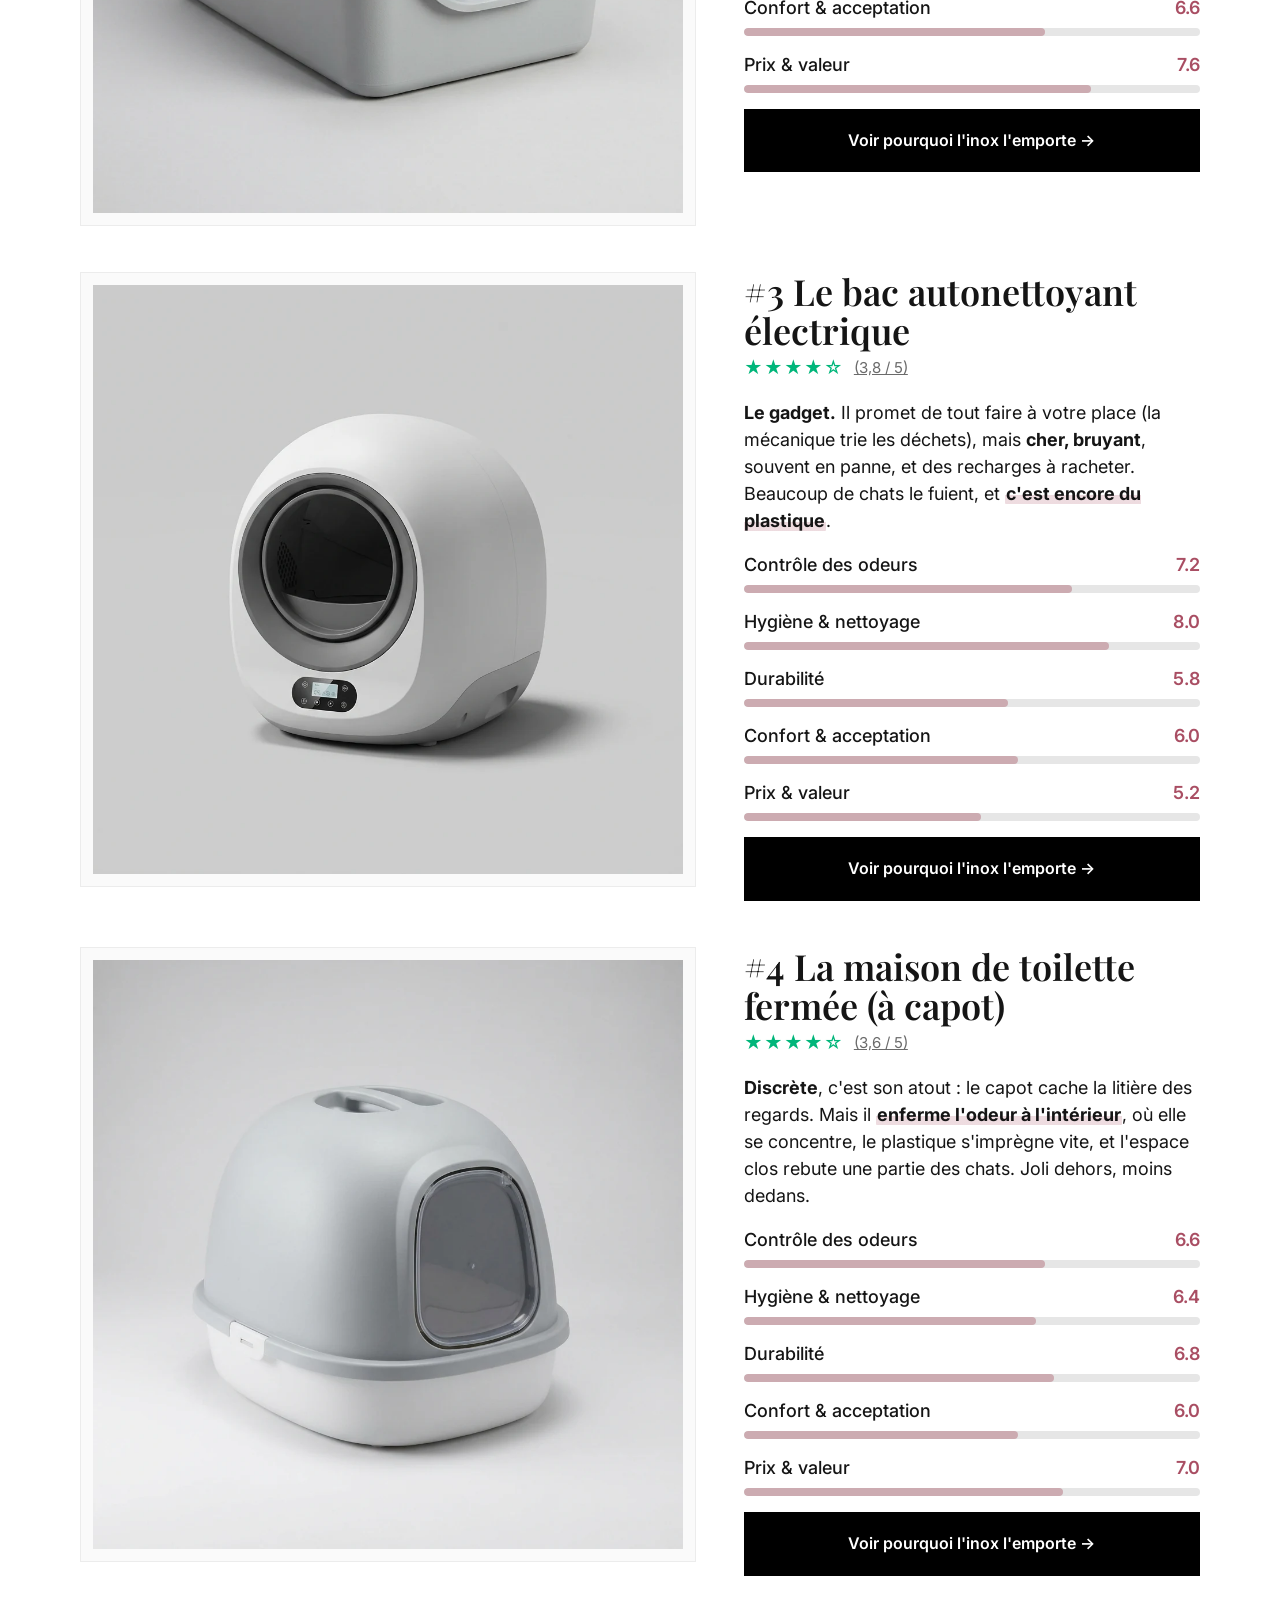
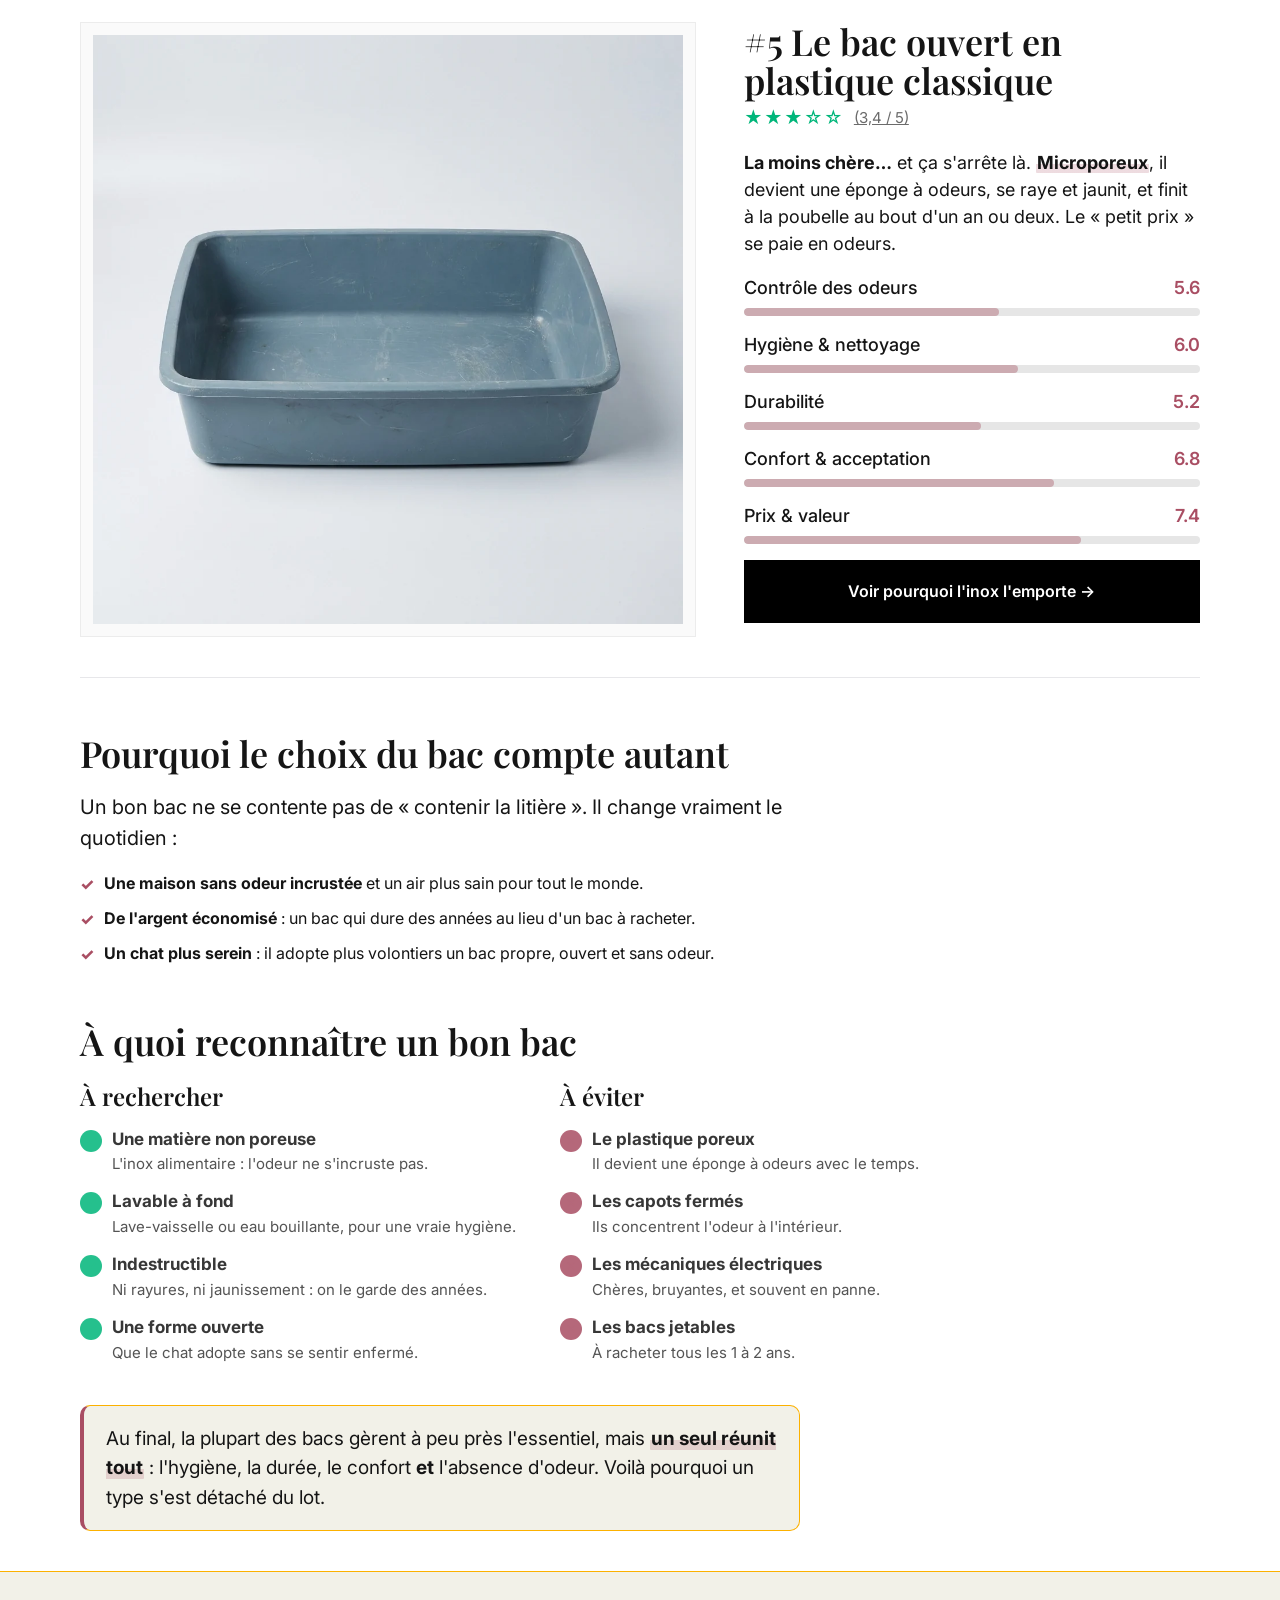
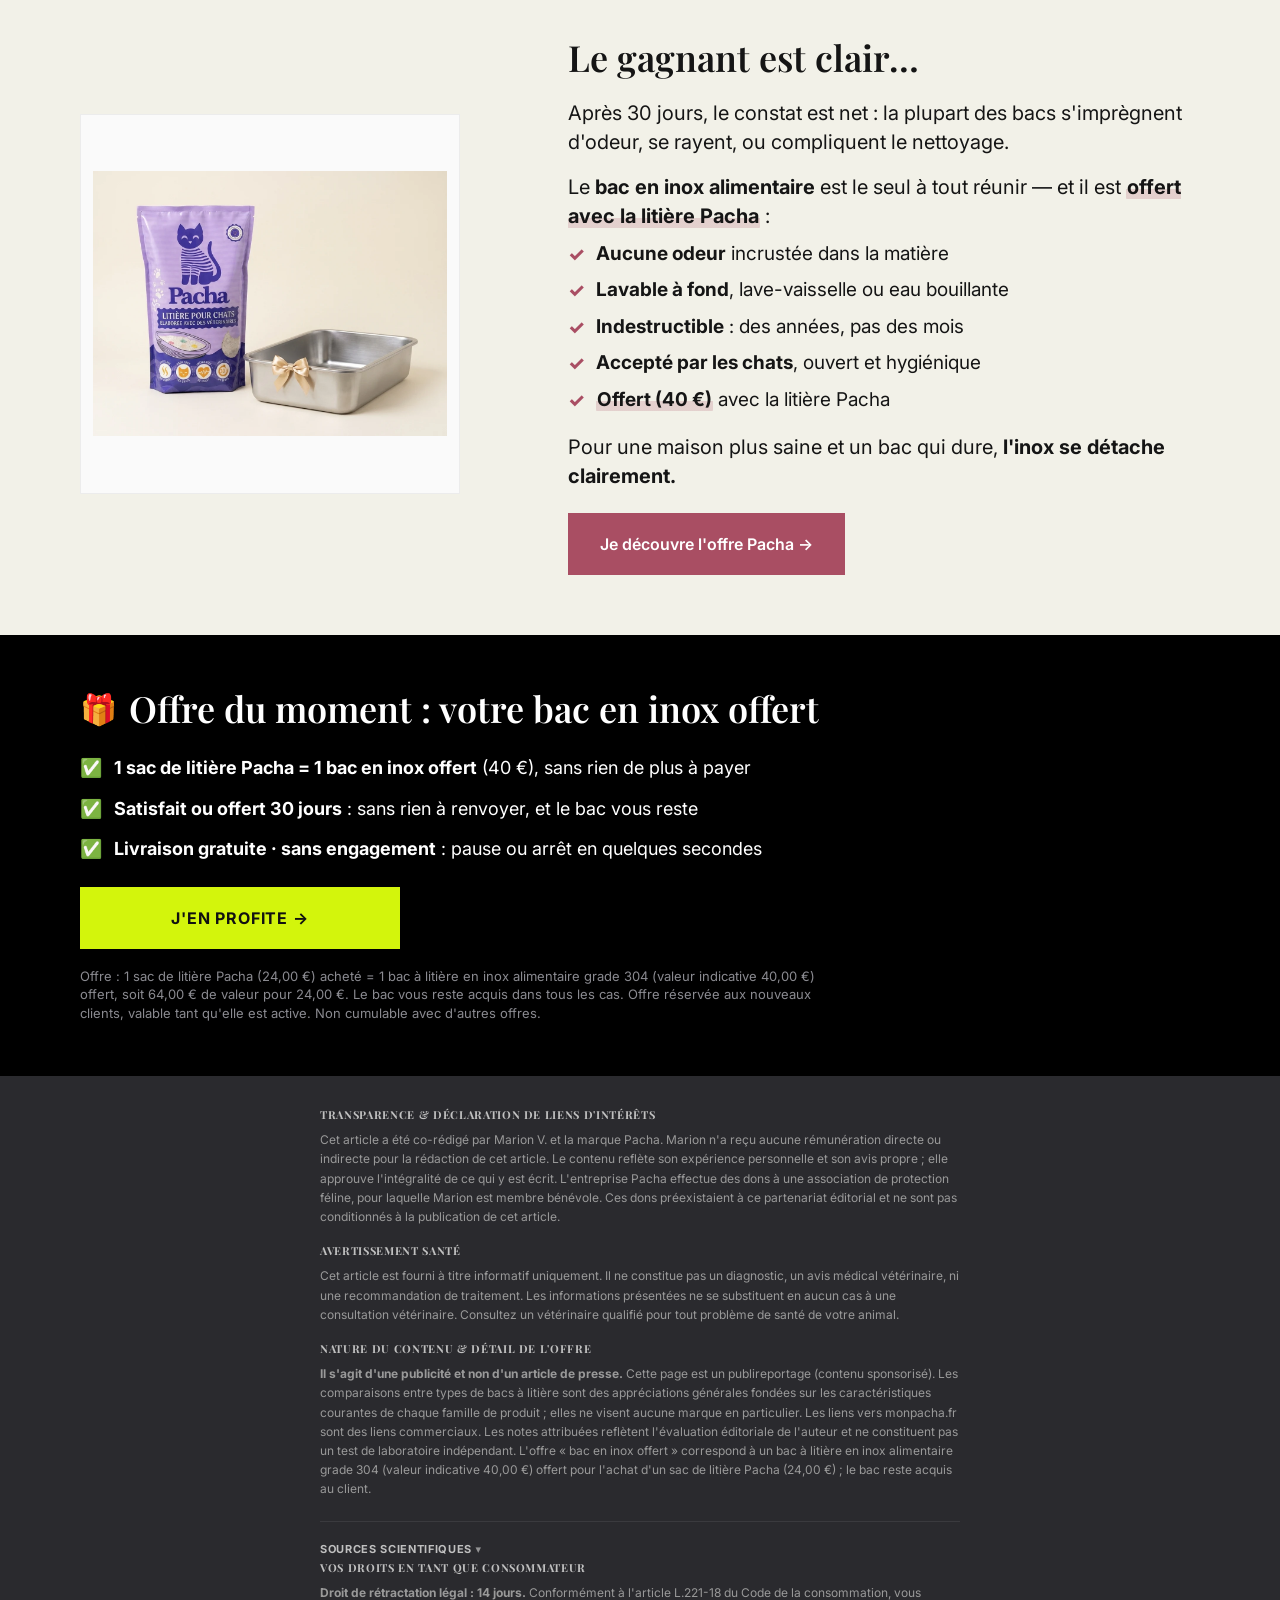
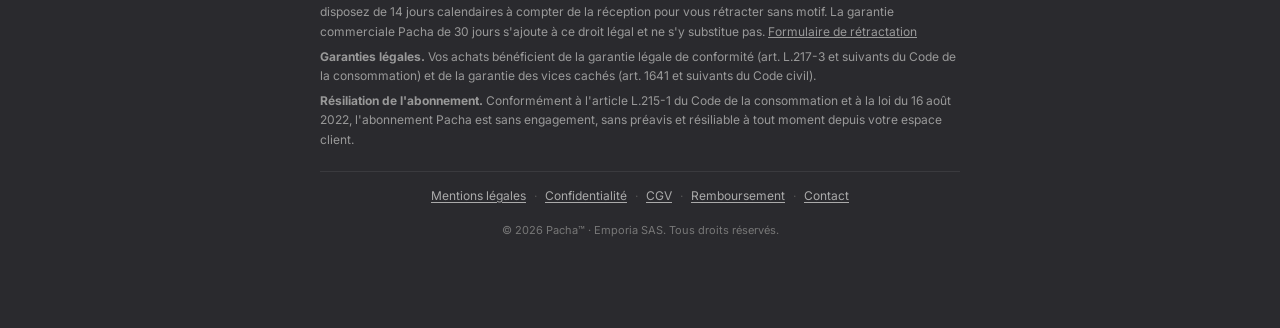
<file: 1010_comparison-blog_discount_free-bac_fr/index.html>
<!doctype html>
<html lang="fr" class="js">
<head>
  <meta charset="utf-8">
  <meta name="viewport" content="width=device-width, initial-scale=1.0, viewport-fit=cover">
  <!-- Page de test parallèle à une LP Shopify live : noindex pour éviter le duplicate-content. Retirer pour un lancement public indexé. -->
  <meta name="robots" content="noindex, nofollow">
  <title>On a testé les 5 bacs à litière les plus populaires : le gagnant nous a surpris</title>
  <link rel="icon" type="image/png" href="//monpacha.fr/cdn/shop/files/pacha_flavicon.png?crop=center&height=32&v=1695821050&width=32">
  <meta name="description" content="On a comparé les 5 grands types de bacs à litière pendant 30 jours : odeurs, hygiène, entretien, durée, prix. Un type s'est nettement détaché — et il est offert avec Pacha.">
  <meta property="og:site_name" content="La Gazette Féline">
  <meta property="og:title" content="On a testé les 5 bacs à litière les plus populaires : le gagnant nous a surpris">
  <meta property="og:type" content="article">
  <meta property="og:description" content="On a comparé les 5 grands types de bacs à litière pendant 30 jours : odeurs, hygiène, entretien, durée, prix. Un type s'est nettement détaché — et il est offert avec Pacha.">
  <meta property="og:image" content="https://monpacha.fr/cdn/shop/files/pacha-web-banner.jpg?v=1696860551">

  <!-- RunConverge (Converge) · stub + consentement par défaut refusé -->
  <script>
    window.cvg||(cvg=function(){cvg.process?cvg.process.apply(cvg,arguments):cvg.queue.push(arguments)},cvg.queue=[]);
    cvg({"method":"consent","analytics":"denied","marketing":"denied"});
  </script>
  <script>
    window['__cvg_shopify_info'] = { product:null, variant:null, currency:"EUR", collection:{products:null}, search:null };
  </script>

  <link rel="preconnect" href="https://fonts.googleapis.com">
  <link rel="preconnect" href="https://fonts.gstatic.com" crossorigin>
  <link rel="preconnect" href="https://monpacha.fr" crossorigin>
  <link href="https://fonts.googleapis.com/css2?family=Playfair+Display:ital,wght@0,600;0,700;0,900;1,700&family=Libre+Baskerville:wght@700&family=Inter:wght@400;500;600;700;800&display=swap" rel="stylesheet">
  <link rel="stylesheet" href="/1010_comparison-blog_discount_free-bac_fr/css/page.css">
</head>
<body>

<!-- BADGE PUBLIREPORTAGE (1er enfant du body) -->
<div class="pub-bar">Publireportage sponsorisé</div>

<!-- MASTHEAD MAGAZINE -->
<header class="masthead">
  <div class="mh-name">La Gazette Féline</div>
</header>

<!-- EN-TÊTE D'ARTICLE -->
<article>
  <div class="article-hero">
    <div class="article-col">
      <span class="kicker"><span class="kicker-tag">Article le plus lu</span><span class="kicker-time">4 min de lecture</span></span>
      <h1 class="title">On a testé les 5 bacs à litière les plus populaires</h1>
      <a href="#winner" class="subtitle">Le gagnant nous a beaucoup surpris</a>
      <div class="byline">
        <span class="av"><img src="/1010_comparison-blog_discount_free-bac_fr/img/marion.webp" alt="Marion V."></span>
        <span class="bn"><strong>Marion V.</strong><span>Bien-être félin &amp; adoptions · 10 juin 2026</span></span>
      </div>
      <p class="lead">Plastique, à capot, autonettoyant… tous les bacs promettent la même chose : « anti-odeurs », « facile à nettoyer », « le chat adore ». Du coup, <strong>impossible de s'y retrouver</strong>. Alors on a tranché : on a comparé les <strong class="hl">5 grands types de bacs à litière</strong>, côte à côte, <strong>pendant 30 jours</strong>, dans une vraie maison avec de vrais chats.</p>
    </div>
    <div class="hero-col">
      <picture>
        <source media="(max-width:880px)" srcset="/1010_comparison-blog_discount_free-bac_fr/img/hero-bacs.webp">
        <img src="/1010_comparison-blog_discount_free-bac_fr/img/hero-bacs.webp" alt="Comparatif : les 5 types de bacs à litière les plus courants alignés côte à côte — plastique ouvert, à capot, à rebord haut, autonettoyant et inox" loading="eager">
      </picture>
    </div>
  </div>

  <!-- BARRE CTA -->
  <div class="cta-bar"><a href="https://monpacha.fr/pages/commencer?bonus_variant=54774872801548">Voir le gagnant →</a></div>

  <div class="article-body">
    <!-- ATOUTS DU GAGNANT -->
    <p class="feat-head">Les atouts de notre bac gagnant</p>
    <div class="feat4">
      <div class="f"><span class="ck">✓</span><span class="ft"><strong>Aucune odeur incrustée</strong><span>L'inox ne retient pas l'odeur : un coup d'éponge et elle part.</span></span></div>
      <div class="f"><span class="ck">✓</span><span class="ft"><strong>Lavable à fond</strong><span>Au lave-vaisselle ou à l'eau bouillante : une vraie hygiène.</span></span></div>
      <div class="f"><span class="ck">✓</span><span class="ft"><strong>Indestructible</strong><span>Ni rayures ni jaunissement : on le garde des années, pas des mois.</span></span></div>
      <div class="f"><span class="ck">✓</span><span class="ft"><strong>On peut l'obtenir gratuitement</strong><span>En plus : pour notre gagnant, on a trouvé une solution pour l'obtenir sans le payer.</span></span></div>
    </div>

    <h2 class="sec">Mais quel bac choisir vraiment ?</h2>
    <p class="p">On aimerait croire qu'un bac en vaut un autre. <strong>C'est faux.</strong> Tout se joue sur le matériau et sa façon de gérer l'odeur : un plastique poreux <strong class="hl">s'imprègne et finit par sentir</strong>, même après un grand nettoyage ; l'inox alimentaire, lui, <strong class="hl">n'a aucune porosité, l'odeur part avec l'eau</strong>. De là dépendent <strong>l'hygiène, le budget et le confort de votre chat</strong>.</p>

    <h2 class="sec">5 types de bacs passés au crible</h2>
    <p class="p">Pour départager les grandes familles, nous les avons notés sur 30 jours selon cinq critères :</p>
    <ul class="criteria">
      <li><span class="ck">✓</span><span><strong>Contrôle des odeurs</strong>La matière retient l'odeur ou la laisse partir</span></li>
      <li><span class="ck">✓</span><span><strong>Hygiène &amp; nettoyage</strong>Lavable à fond, facile à désinfecter</span></li>
      <li><span class="ck">✓</span><span><strong>Durabilité</strong>Tient des années, ou se raye et jaunit</span></li>
      <li><span class="ck">✓</span><span><strong>Confort &amp; acceptation</strong>Le chat l'adopte sans stress</span></li>
      <li><span class="ck">✓</span><span><strong>Prix &amp; valeur</strong>Coût réel sur la durée, pas seulement à l'achat</span></li>
    </ul>
    <p class="bridge">On s'attendait à une course serrée. Mais un type de bac <strong class="hl">a creusé l'écart</strong> sur presque tous les critères…</p>
  </div>

  <!-- ===== #1 GAGNANT · BAC INOX (bandeau gris pleine largeur) ===== -->
  <div class="winner-band">
   <div class="wrap">
    <section class="rank winner" id="winner">
      <div class="rank-grid">
        <div class="rank-pic">
          <span class="rank-badge">Choix<b>n°1</b>2026</span>
          <img src="/1010_comparison-blog_discount_free-bac_fr/img/box-inox.webp" alt="Bac à litière en inox alimentaire, propre et brillant" loading="lazy">
        </div>
        <div class="rank-body">
          <h2 class="rank-head"><span class="trophy">🏆</span> #1 Le bac en inox alimentaire</h2>
          <div class="rank-sub">Notre grand gagnant 2026</div>
          <div class="stars"><span class="s">★★★★★</span><span class="r">(4,7 / 5)</span></div>
          <p>Le seul du test à tout réussir. On le rince à l'eau… et <strong>l'odeur part avec</strong>. Rien ne s'incruste, rien ne s'use.</p>
          <ul class="klist">
            <li><span class="k">✓</span><span><strong class="hl">Aucune odeur incrustée</strong> : l'urine ne pénètre pas la matière. Un coup d'éponge et c'est net — le bac le plus hygiénique du test.</span></li>
            <li><span class="k">✓</span><span><strong class="hl">Lavable à fond</strong> : il passe au lave-vaisselle ou à l'eau bouillante. Impossible avec du plastique.</span></li>
            <li><span class="k">✓</span><span><strong>Inox alimentaire grade 304</strong> : lisse et sain, ni les cristaux ni les bactéries ne s'y accrochent.</span></li>
            <li><span class="k">✓</span><span><strong class="hl">Indestructible</strong> : il ne se raye pas, ne jaunit pas, ne se craquelle pas. Vous le gardez des années.</span></li>
            <li><span class="k">✓</span><span><strong>Accepté par les chats</strong> : ce qui fait qu'un chat refuse un bac, c'est la litière, pas la matière.</span></li>
            <li><span class="k">✓</span><span><strong>Son seul vrai défaut</strong> — le prix à l'achat — disparaît : on vous l'offre (voir l'offre plus bas).</span></li>
          </ul>

          <div class="scores">
            <div class="score"><div class="score-top"><span class="lab">Contrôle des odeurs</span><span class="val">9.8</span></div><div class="bar"><i style="width:98%"></i></div></div>
            <div class="score"><div class="score-top"><span class="lab">Hygiène &amp; nettoyage</span><span class="val">9.7</span></div><div class="bar"><i style="width:97%"></i></div></div>
            <div class="score"><div class="score-top"><span class="lab">Durabilité</span><span class="val">9.8</span></div><div class="bar"><i style="width:98%"></i></div></div>
            <div class="score"><div class="score-top"><span class="lab">Confort &amp; acceptation</span><span class="val">9.5</span></div><div class="bar"><i style="width:95%"></i></div></div>
            <div class="score"><div class="score-top"><span class="lab">Prix &amp; valeur</span><span class="val">9.4</span></div><div class="bar"><i style="width:94%"></i></div></div>
          </div>

          <!-- AMORCE LITIÈRE PACHA (le bac est offert en l'adoptant) -->
          <div class="note">
            <div class="note-title" style="font-size:20px;line-height:1.3">Reste à savoir : quoi mettre dedans</div>
            <p class="note-sub" style="margin:6px 0 12px">Le meilleur bac ne vaut que par la litière qu'on y verse. On a rempli le nôtre de <strong>litière Pacha</strong>, en cristaux de silice raffiné — et c'est elle qui rend le bac en inox gratuit. Pourquoi on l'a choisie :</p>
            <div class="rank-pic" style="max-width:230px;margin:0 auto 14px">
              <img src="/1010_comparison-blog_discount_free-bac_fr/img/sac-pacha.webp" alt="Le sac de litière Pacha en cristaux de silice raffiné">
            </div>
            <ul class="klist">
              <li><span class="k">✓</span><span><strong>Capture quasiment toute l'odeur</strong> : les cristaux piègent l'ammoniac de l'urine, sans aucun parfum pour la masquer.</span></li>
              <li><span class="k">✓</span><span><strong>L'urine reste asséchée tout le mois</strong> : on ne retire que les selles, l'entretien tombe à <strong class="hl">45 secondes par jour</strong>.</span></li>
              <li><span class="k">✓</span><span><strong>Quasi sans poussière</strong> : meilleur pour les voies respiratoires de votre chat comme des vôtres.</span></li>
              <li><span class="k">✓</span><span><strong class="hl">Change de couleur au contact de l'urine</strong> : un repère visuel simple pour surveiller la santé urinaire de votre chat et réagir plus tôt.</span></li>
              <li><span class="k">✓</span><span><strong>Grains ovalisés en silice raffiné</strong> : ils s'accrochent peu aux pattes — moins de litière traînée hors du bac.</span></li>
              <li><span class="k">✓</span><span><strong>1 sac de 2,7 kg = 1 mois</strong> : léger, livré gratuitement chez vous, <a href="#desabo" id="desabo-link" class="desabo-link">sans engagement</a>.</span></li>
            </ul>
            <p class="note-sub" style="margin-top:14px;font-size:15px;color:var(--ink)"><strong>L'offre exclusive du moment 🎁</strong> — en commandant un sac de litière Pacha, votre <strong class="hl">bac en inox (40 €) est OFFERT</strong>. C'est ça, la solution qu'on a trouvée pour l'obtenir gratuitement 👇</p>
          </div>

          <div class="note">
            <div class="note-title">🎁 Votre bac en inox aujourd'hui</div>
            <div class="note-price"><span class="np-old">64 €</span><span class="np-new">24 €</span><span class="np-tag">Bac offert</span></div>
            <ul class="note-list">
              <li>Bac en inox offert (40 €)</li>
              <li>Livraison gratuite</li>
              <li>Satisfait ou offert 30 jours</li>
            </ul>
          </div>

          <a href="https://monpacha.fr/pages/commencer?bonus_variant=54774872801548" class="btn-lime">Découvrir l'offre Pacha →</a>
          <div class="countdown" id="cd" aria-label="Fin de l'offre du jour">
            <div class="cd"><b data-cd="h">00</b><span>Heures</span></div>
            <div class="cd"><b data-cd="m">00</b><span>Min</span></div>
            <div class="cd"><b data-cd="s">00</b><span>Sec</span></div>
          </div>
          <div class="trustrow">
            <span>🔒 Paiement sécurisé</span>
            <span>🇫🇷 Marque française</span>
            <span>↺ Satisfait ou offert 30 j</span>
            <span>★ +7 000 avis Trustpilot · 4,7/5</span>
          </div>
        </div>
      </div>
    </section>
   </div>
  </div>

  <div class="wrap">
    <!-- ===== #2 ===== -->
    <section class="rank loser">
      <div class="rank-grid">
        <div class="rank-pic">
          <img src="/1010_comparison-blog_discount_free-bac_fr/img/box-rebordhaut.webp" alt="Bac à litière ouvert à rebord haut, en plastique" loading="lazy">
        </div>
        <div class="rank-body">
          <h2 class="rank-head">#2 Le bac à rebord haut</h2>
          <div class="stars"><span class="s">★★★★☆</span><span class="r">(4,0 / 5)</span></div>
          <p><strong>Le malin.</strong> Ses parois hautes <strong class="hl">limitent vraiment les projections</strong> de litière au sol… mais c'est du plastique : poreux, il finit par <strong>s'imprégner et sentir</strong> au fil des mois. Bien vu pour le sol, mais l'odeur reste.</p>
          <div class="scores">
            <div class="score"><div class="score-top"><span class="lab">Contrôle des odeurs</span><span class="val">7.4</span></div><div class="bar"><i style="width:74%"></i></div></div>
            <div class="score"><div class="score-top"><span class="lab">Hygiène &amp; nettoyage</span><span class="val">7.6</span></div><div class="bar"><i style="width:76%"></i></div></div>
            <div class="score"><div class="score-top"><span class="lab">Durabilité</span><span class="val">7.0</span></div><div class="bar"><i style="width:70%"></i></div></div>
            <div class="score"><div class="score-top"><span class="lab">Confort &amp; acceptation</span><span class="val">6.6</span></div><div class="bar"><i style="width:66%"></i></div></div>
            <div class="score"><div class="score-top"><span class="lab">Prix &amp; valeur</span><span class="val">7.6</span></div><div class="bar"><i style="width:76%"></i></div></div>
          </div>
          <a href="#winner" class="btn-black">Voir pourquoi l'inox l'emporte →</a>
        </div>
      </div>
    </section>

    <!-- ===== #3 ===== -->
    <section class="rank loser">
      <div class="rank-grid">
        <div class="rank-pic">
          <img src="/1010_comparison-blog_discount_free-bac_fr/img/box-auto.webp" alt="Bac à litière autonettoyant électrique" loading="lazy">
        </div>
        <div class="rank-body">
          <h2 class="rank-head">#3 Le bac autonettoyant électrique</h2>
          <div class="stars"><span class="s">★★★★☆</span><span class="r">(3,8 / 5)</span></div>
          <p><strong>Le gadget.</strong> Il promet de tout faire à votre place (la mécanique trie les déchets), mais <strong>cher, bruyant</strong>, souvent en panne, et des recharges à racheter. Beaucoup de chats le fuient, et <strong class="hl">c'est encore du plastique</strong>.</p>
          <div class="scores">
            <div class="score"><div class="score-top"><span class="lab">Contrôle des odeurs</span><span class="val">7.2</span></div><div class="bar"><i style="width:72%"></i></div></div>
            <div class="score"><div class="score-top"><span class="lab">Hygiène &amp; nettoyage</span><span class="val">8.0</span></div><div class="bar"><i style="width:80%"></i></div></div>
            <div class="score"><div class="score-top"><span class="lab">Durabilité</span><span class="val">5.8</span></div><div class="bar"><i style="width:58%"></i></div></div>
            <div class="score"><div class="score-top"><span class="lab">Confort &amp; acceptation</span><span class="val">6.0</span></div><div class="bar"><i style="width:60%"></i></div></div>
            <div class="score"><div class="score-top"><span class="lab">Prix &amp; valeur</span><span class="val">5.2</span></div><div class="bar"><i style="width:52%"></i></div></div>
          </div>
          <a href="#winner" class="btn-black">Voir pourquoi l'inox l'emporte →</a>
        </div>
      </div>
    </section>

    <!-- ===== #4 ===== -->
    <section class="rank loser">
      <div class="rank-grid">
        <div class="rank-pic">
          <img src="/1010_comparison-blog_discount_free-bac_fr/img/box-capot.webp" alt="Maison de toilette fermée à capot" loading="lazy">
        </div>
        <div class="rank-body">
          <h2 class="rank-head">#4 La maison de toilette fermée (à capot)</h2>
          <div class="stars"><span class="s">★★★★☆</span><span class="r">(3,6 / 5)</span></div>
          <p><strong>Discrète</strong>, c'est son atout : le capot cache la litière des regards. Mais il <strong class="hl">enferme l'odeur à l'intérieur</strong>, où elle se concentre, le plastique s'imprègne vite, et l'espace clos rebute une partie des chats. Joli dehors, moins dedans.</p>
          <div class="scores">
            <div class="score"><div class="score-top"><span class="lab">Contrôle des odeurs</span><span class="val">6.6</span></div><div class="bar"><i style="width:66%"></i></div></div>
            <div class="score"><div class="score-top"><span class="lab">Hygiène &amp; nettoyage</span><span class="val">6.4</span></div><div class="bar"><i style="width:64%"></i></div></div>
            <div class="score"><div class="score-top"><span class="lab">Durabilité</span><span class="val">6.8</span></div><div class="bar"><i style="width:68%"></i></div></div>
            <div class="score"><div class="score-top"><span class="lab">Confort &amp; acceptation</span><span class="val">6.0</span></div><div class="bar"><i style="width:60%"></i></div></div>
            <div class="score"><div class="score-top"><span class="lab">Prix &amp; valeur</span><span class="val">7.0</span></div><div class="bar"><i style="width:70%"></i></div></div>
          </div>
          <a href="#winner" class="btn-black">Voir pourquoi l'inox l'emporte →</a>
        </div>
      </div>
    </section>

    <!-- ===== #5 ===== -->
    <section class="rank loser">
      <div class="rank-grid">
        <div class="rank-pic">
          <img src="/1010_comparison-blog_discount_free-bac_fr/img/box-plastique.webp" alt="Bac à litière ouvert en plastique classique" loading="lazy">
        </div>
        <div class="rank-body">
          <h2 class="rank-head">#5 Le bac ouvert en plastique classique</h2>
          <div class="stars"><span class="s">★★★☆☆</span><span class="r">(3,4 / 5)</span></div>
          <p><strong>La moins chère…</strong> et ça s'arrête là. <strong class="hl">Microporeux</strong>, il devient une éponge à odeurs, se raye et jaunit, et finit à la poubelle au bout d'un an ou deux. Le « petit prix » se paie en odeurs.</p>
          <div class="scores">
            <div class="score"><div class="score-top"><span class="lab">Contrôle des odeurs</span><span class="val">5.6</span></div><div class="bar"><i style="width:56%"></i></div></div>
            <div class="score"><div class="score-top"><span class="lab">Hygiène &amp; nettoyage</span><span class="val">6.0</span></div><div class="bar"><i style="width:60%"></i></div></div>
            <div class="score"><div class="score-top"><span class="lab">Durabilité</span><span class="val">5.2</span></div><div class="bar"><i style="width:52%"></i></div></div>
            <div class="score"><div class="score-top"><span class="lab">Confort &amp; acceptation</span><span class="val">6.8</span></div><div class="bar"><i style="width:68%"></i></div></div>
            <div class="score"><div class="score-top"><span class="lab">Prix &amp; valeur</span><span class="val">7.4</span></div><div class="bar"><i style="width:74%"></i></div></div>
          </div>
          <a href="#winner" class="btn-black">Voir pourquoi l'inox l'emporte →</a>
        </div>
      </div>
    </section>

    <hr class="rank-divider">

    <!-- POURQUOI BIEN CHOISIR SON BAC -->
    <h2 class="sec">Pourquoi le choix du bac compte autant</h2>
    <p class="p">Un bon bac ne se contente pas de « contenir la litière ». Il change vraiment le quotidien :</p>
    <ul class="klist klist--wide">
      <li><span class="k">✓</span><span><strong>Une maison sans odeur incrustée</strong> et un air plus sain pour tout le monde.</span></li>
      <li><span class="k">✓</span><span><strong>De l'argent économisé</strong> : un bac qui dure des années au lieu d'un bac à racheter.</span></li>
      <li><span class="k">✓</span><span><strong>Un chat plus serein</strong> : il adopte plus volontiers un bac propre, ouvert et sans odeur.</span></li>
    </ul>

    <!-- À RECHERCHER / À ÉVITER -->
    <h2 class="sec">À quoi reconnaître un bon bac</h2>
    <div class="look">
      <div>
        <h3>À rechercher</h3>
        <div class="it good"><span class="ic">✓</span><span><strong>Une matière non poreuse</strong><span>L'inox alimentaire : l'odeur ne s'incruste pas.</span></span></div>
        <div class="it good"><span class="ic">✓</span><span><strong>Lavable à fond</strong><span>Lave-vaisselle ou eau bouillante, pour une vraie hygiène.</span></span></div>
        <div class="it good"><span class="ic">✓</span><span><strong>Indestructible</strong><span>Ni rayures, ni jaunissement : on le garde des années.</span></span></div>
        <div class="it good"><span class="ic">✓</span><span><strong>Une forme ouverte</strong><span>Que le chat adopte sans se sentir enfermé.</span></span></div>
      </div>
      <div>
        <h3>À éviter</h3>
        <div class="it bad"><span class="ic">✕</span><span><strong>Le plastique poreux</strong><span>Il devient une éponge à odeurs avec le temps.</span></span></div>
        <div class="it bad"><span class="ic">✕</span><span><strong>Les capots fermés</strong><span>Ils concentrent l'odeur à l'intérieur.</span></span></div>
        <div class="it bad"><span class="ic">✕</span><span><strong>Les mécaniques électriques</strong><span>Chères, bruyantes, et souvent en panne.</span></span></div>
        <div class="it bad"><span class="ic">✕</span><span><strong>Les bacs jetables</strong><span>À racheter tous les 1 à 2 ans.</span></span></div>
      </div>
    </div>

    <p class="bridge bridge--box">Au final, la plupart des bacs gèrent à peu près l'essentiel, mais <strong class="hl">un seul réunit tout</strong> : l'hygiène, la durée, le confort <strong>et</strong> l'absence d'odeur. Voilà pourquoi un type s'est détaché du lot.</p>
  </div>

  <!-- VERDICT (encadré crème) -->
  <section class="verdict">
    <div class="wrap verdict-grid">
      <div class="verdict-media rank-pic">
        <img src="/1010_comparison-blog_discount_free-bac_fr/img/bac-inox-pack.webp" alt="Le bac à litière en inox alimentaire offert avec le sac de litière Pacha" loading="lazy">
      </div>
      <div class="verdict-txt">
      <h2>Le gagnant est clair…</h2>
      <p>Après 30 jours, le constat est net : la plupart des bacs s'imprègnent d'odeur, se rayent, ou compliquent le nettoyage.</p>
      <p class="verdict-lead">Le <strong>bac en inox alimentaire</strong> est le seul à tout réunir — et il est <strong class="hl">offert avec la litière Pacha</strong> :</p>
      <ul class="verdict-list">
        <li><span class="vk">✓</span><span><strong>Aucune odeur</strong> incrustée dans la matière</span></li>
        <li><span class="vk">✓</span><span><strong>Lavable à fond</strong>, lave-vaisselle ou eau bouillante</span></li>
        <li><span class="vk">✓</span><span><strong>Indestructible</strong> : des années, pas des mois</span></li>
        <li><span class="vk">✓</span><span><strong>Accepté par les chats</strong>, ouvert et hygiénique</span></li>
        <li><span class="vk">✓</span><span><strong class="hl">Offert (40 €)</strong> avec la litière Pacha</span></li>
      </ul>
      <p class="verdict-close">Pour une maison plus saine et un bac qui dure, <strong>l'inox se détache clairement.</strong></p>
      <a href="https://monpacha.fr/pages/commencer?bonus_variant=54774872801548" class="btn-crimson">Je découvre l'offre Pacha →</a>
      </div>
    </div>
  </section>

  <!-- SECTION DEAL (noire) -->
  <section class="deal">
    <div class="wrap">
      <h2><span class="blast">🎁</span> Offre du moment : votre bac en inox offert</h2>
      <ul>
        <li><span class="yes">✅</span><span><strong>1 sac de litière Pacha = 1 bac en inox offert</strong> (40 €), sans rien de plus à payer</span></li>
        <li><span class="yes">✅</span><span><strong>Satisfait ou offert 30 jours</strong> : sans rien à renvoyer, et le bac vous reste</span></li>
        <li><span class="yes">✅</span><span><strong>Livraison gratuite · sans engagement</strong> : pause ou arrêt en quelques secondes</span></li>
      </ul>
      <a href="https://monpacha.fr/pages/commencer?bonus_variant=54774872801548" class="btn-lime">J'en profite →</a>
      <p class="deal-fine">Offre : 1 sac de litière Pacha (24,00 €) acheté = 1 bac à litière en inox alimentaire grade 304 (valeur indicative 40,00 €) offert, soit 64,00 € de valeur pour 24,00 €. Le bac vous reste acquis dans tous les cas. Offre réservée aux nouveaux clients, valable tant qu'elle est active. Non cumulable avec d'autres offres.</p>
    </div>
  </section>
</article>

<!-- STICKY BOTTOM CTA -->
<div class="sticky-bottom">
  <div class="inner">
    <a href="https://monpacha.fr/pages/commencer?bonus_variant=54774872801548"><span class="sb-label">Obtenir mon bac en inox offert</span><span class="sb-price"><span class="old">64 €</span>24 €</span><span class="arrow">→</span></a>
    <p class="reassure">Livraison gratuite · Satisfait ou offert 30 j</p>
  </div>
</div>

<!-- FOOTER LÉGAL / COMPLIANCE -->
<footer class="pacha-cf">
  <div class="pacha-cf-inner">

    <div class="pacha-cf-section">
      <h3>Transparence &amp; déclaration de liens d'intérêts</h3>
      <p>Cet article a été co-rédigé par Marion V. et la marque Pacha. Marion n'a reçu aucune rémunération directe ou indirecte pour la rédaction de cet article. Le contenu reflète son expérience personnelle et son avis propre ; elle approuve l'intégralité de ce qui y est écrit. L'entreprise Pacha effectue des dons à une association de protection féline, pour laquelle Marion est membre bénévole. Ces dons préexistaient à ce partenariat éditorial et ne sont pas conditionnés à la publication de cet article.</p>
    </div>

    <div class="pacha-cf-section">
      <h3>Avertissement santé</h3>
      <p>Cet article est fourni à titre informatif uniquement. Il ne constitue pas un diagnostic, un avis médical vétérinaire, ni une recommandation de traitement. Les informations présentées ne se substituent en aucun cas à une consultation vétérinaire. Consultez un vétérinaire qualifié pour tout problème de santé de votre animal.</p>
    </div>

    <div class="pacha-cf-section">
      <h3>Nature du contenu &amp; détail de l'offre</h3>
      <p><strong>Il s'agit d'une publicité et non d'un article de presse.</strong> Cette page est un publireportage (contenu sponsorisé). Les comparaisons entre types de bacs à litière sont des appréciations générales fondées sur les caractéristiques courantes de chaque famille de produit ; elles ne visent aucune marque en particulier. Les liens vers monpacha.fr sont des liens commerciaux. Les notes attribuées reflètent l'évaluation éditoriale de l'auteur et ne constituent pas un test de laboratoire indépendant. L'offre « bac en inox offert » correspond à un bac à litière en inox alimentaire grade 304 (valeur indicative 40,00 €) offert pour l'achat d'un sac de litière Pacha (24,00 €) ; le bac reste acquis au client.</p>
    </div>

    <details>
      <summary>Sources scientifiques</summary>
      <div class="pacha-cf-refs">
        <p><strong>Trustpilot</strong> · +7 000 avis cumulés · note moyenne 4,7 / 5 · données arrêtées au 1ᵉʳ avril 2026.</p>
        <p><strong>Recommandations vétérinaires</strong> sur la litière non parfumée et à faible poussière pour chats sensibles : <strong>AAFP/ISFM Feline Environmental Needs Guidelines (2013)</strong> ; <strong>AAHA/AAFP Feline Life Stage Guidelines (2021)</strong> ; <strong>ISFM/AAFP Cat Friendly Veterinary Environment Guidelines (2022)</strong>.</p>
        <p><strong>Boyd et al. (2008)</strong> · survie médiane selon le stade de la maladie rénale chronique féline. Les affirmations spécifiques à Pacha · dont la capture des odeurs (2× / 5×) · reposent sur les tests internes du fabricant.</p>
        <p>Rodan I., Ramos D., Carney H. et al. (2024) · « AAFP Intercat Tension Guidelines » · <em>J Feline Med Surg</em>.</p>
        <p>McGlone J.J. et al. (2018) · « Maternal-Neonatal Pheromone Added to Cat Litter » · <em>J Applied Animal Welfare Science</em>.</p>
        <p>Buffington C.A.T. (2014) · « Pandora Syndrome » · <em>J Feline Med Surg</em>.</p>
        <p>Ellis S.L.H. et al. (2013) · « AAFP/ISFM Environmental Needs Guidelines » · <em>J Feline Med Surg</em>.</p>
        <p>Carney H.C. et al. (2014) · « AAFP/ISFM House-Soiling Guidelines » · <em>J Feline Med Surg</em>.</p>
        <p>Mobley, H. &amp; Hausinger, R. (1989) · <em>Microbial ureases.</em> Microbiological Reviews.</p>
        <p>Trujillo, J. &amp; Dimas-Correa, M. (2025) · <em>Adsorption capacity of silica gel for ammonia.</em> Journal of Chemical Education (ACS).</p>
      </div>
    </details>

    <div class="pacha-cf-section">
      <h3>Vos droits en tant que consommateur</h3>
      <p><strong>Droit de rétractation légal : 14 jours.</strong> Conformément à l'article L.221-18 du Code de la consommation, vous disposez de 14 jours calendaires à compter de la réception pour vous rétracter sans motif. La garantie commerciale Pacha de 30 jours s'ajoute à ce droit légal et ne s'y substitue pas. <a href="https://cdn.shopify.com/s/files/1/0645/0433/2556/files/Formulaire_de_retractation.pdf?v=1744965234" target="_blank" rel="noopener">Formulaire de rétractation</a></p>
      <p><strong>Garanties légales.</strong> Vos achats bénéficient de la garantie légale de conformité (art. L.217-3 et suivants du Code de la consommation) et de la garantie des vices cachés (art. 1641 et suivants du Code civil).</p>
      <p><strong>Résiliation de l'abonnement.</strong> Conformément à l'article L.215-1 du Code de la consommation et à la loi du 16 août 2022, l'abonnement Pacha est sans engagement, sans préavis et résiliable à tout moment depuis votre espace client.</p>
    </div>

    <div class="pacha-cf-policies">
      <a href="https://monpacha.fr/pages/mention-legale" target="_blank" rel="noopener">Mentions légales</a>
      <span>·</span>
      <a href="https://monpacha.fr/policies/privacy-policy" target="_blank" rel="noopener">Confidentialité</a>
      <span>·</span>
      <a href="https://monpacha.fr/policies/terms-of-service" target="_blank" rel="noopener">CGV</a>
      <span>·</span>
      <a href="https://monpacha.fr/policies/refund-policy" target="_blank" rel="noopener">Remboursement</a>
      <span>·</span>
      <a href="https://monpacha.fr/pages/contact" target="_blank" rel="noopener">Contact</a>
    </div>

    <div class="pacha-cf-copyright">© 2026 Pacha™ · Emporia SAS. Tous droits réservés.</div>

  </div>
</footer>

<!-- MODAL VIDÉO DÉSABONNEMENT -->
<div class="dz-overlay" id="desabo-modal" aria-hidden="true">
  <div class="dz-box" role="dialog" aria-modal="true" aria-label="Se désabonner en 30 secondes">
    <button class="dz-close" type="button" aria-label="Fermer">&times;</button>
    <video id="desabo-video" controls playsinline preload="none" poster="//monpacha.fr/cdn/shop/t/33/assets/abo-video-poster.webp?v=58078362378168916431780388872">
      <source src="//monpacha.fr/cdn/shop/t/33/assets/abo-desabo.webm?v=4462275687440803791780388872" type="video/webm">
    </video>
    <p class="dz-cap">Se désabonner en 30 secondes, en moins de 4 clics, depuis votre espace client.</p>
  </div>
</div>

<!-- BANNIÈRE COOKIES -->
<div id="cookie-banner">
  <p>
    Cookies pour fonctionnel &amp; stats. Gérez vos choix
    <a href="https://monpacha.fr/pages/politique-de-confidentialite" target="_blank">Politique de confidentialité</a>
  </p>
  <div class="cookie-buttons">
    <button id="preferences-cookies">Préférences</button>
    <button id="reject-cookies">Refuser</button>
    <button id="accept-cookies">Accepter</button>
  </div>
</div>

<!-- MODAL PRÉFÉRENCES COOKIES -->
<div class="cky-overlay"></div>
<div class="cky-modal" role="dialog" aria-modal="true" aria-label="Préférences cookies">
  <div class="cky-modal-inner">
    <button class="cky-btn-close" type="button" aria-label="Fermer">&times;</button>
    <h2>Préférences de cookies</h2>
    <p class="cky-modal-intro">Nous utilisons des cookies pour le bon fonctionnement du site et la mesure d'audience. Vous pouvez choisir lesquels activer. Les cookies nécessaires sont toujours actifs.</p>
    <ul class="cky-cats">
      <li class="cky-cat">
        <div class="cky-cat-txt"><strong>Nécessaires</strong><span>Indispensables au fonctionnement du site.</span></div>
        <label class="cky-switch"><input type="checkbox" checked disabled><span class="cky-slider"></span></label>
      </li>
      <li class="cky-cat">
        <div class="cky-cat-txt"><strong>Statistiques</strong><span>Mesure d'audience pour améliorer le site.</span></div>
        <label class="cky-switch"><input type="checkbox" id="ckySwitchanalytics"><span class="cky-slider"></span></label>
      </li>
      <li class="cky-cat">
        <div class="cky-cat-txt"><strong>Marketing</strong><span>Publicité et mesure des campagnes.</span></div>
        <label class="cky-switch"><input type="checkbox" id="ckySwitchadvertisement"><span class="cky-slider"></span></label>
      </li>
      <li class="cky-cat">
        <div class="cky-cat-txt"><strong>Fonctionnels</strong><span>Mémorisent vos préférences d'usage.</span></div>
        <label class="cky-switch"><input type="checkbox" id="ckySwitchfunctional"><span class="cky-slider"></span></label>
      </li>
    </ul>
    <div class="cky-modal-actions">
      <button class="cky-btn-reject" type="button">Tout refuser</button>
      <button class="cky-btn-preferences" type="button">Enregistrer mes choix</button>
      <button class="cky-btn-accept" type="button">Tout accepter</button>
    </div>
  </div>
</div>

<!-- RunConverge pixel FR (smartlitter / monpacha.fr) -->
<script src="https://static.runconverge.com/pixels/k5Dzrw.js" async></script>
<script>cvg({method:"track",eventName:"$page_load"});</script>

<script src="/1010_comparison-blog_discount_free-bac_fr/js/page.js"></script>
</body>
</html>
</file>
<file: 1007_comparison-blog_broad-comparison_fr/css/page.css>
/* =========================================================
   TOP 5 LITIÈRES — FR
   Clone visuel 1:1 de smooche.com/pages/top5foundations
   (tokens mesurés sur la page live). Code propre, copy Pacha,
   images = placeholders. Polices : Playfair Display + Inter.
   ========================================================= */

:root{
  --ink:#151515;
  --crimson:#a94e63;
  --crimson-d:#8f3f53;
  --lime:#d3f50c;
  --grey:#f7f7f7;
  --cream:#f2f1e8;
  --gold:#fcb100;
  --rose:#df8096;
  --mauve:#ccabb1;
  --track:#e6e6e6;
  --line:#e7e7ea;
  --muted:#6b6b6b;
}

*{box-sizing:border-box}
html{font-size:16px;-webkit-text-size-adjust:100%}
body{
  margin:0;background:#fff;color:var(--ink);
  font-family:'Inter',system-ui,-apple-system,'Segoe UI',Roboto,Arial,sans-serif;
  font-size:20px;line-height:1.4;-webkit-font-smoothing:antialiased;
}
img,video{max-width:100%;display:block}
a{color:inherit}
h1,h2,h3,.serif{font-family:'Playfair Display',Georgia,serif}

/* conteneur large ~1200, padding 40 (= colonne intérieure ~1120) */
.wrap{max-width:1200px;margin:0 auto;padding:0 40px}

/* ---------- barre publireportage ---------- */
.pub-bar{background:#f4f4f5;color:#7b7f88;font-size:11px;letter-spacing:.08em;text-transform:uppercase;text-align:center;padding:6px 12px;font-weight:600;border-bottom:1px solid #ececee}

/* ---------- masthead ---------- */
.masthead{background:#000;color:#fff;text-align:center;padding:14px 16px}
.masthead .mh-name{font-family:'Libre Baskerville','Times New Roman',serif;font-weight:700;font-size:18px;line-height:1;letter-spacing:.06em}

/* ---------- en-tête 2 colonnes (texte | image hero) ---------- */
.article-hero{max-width:1200px;margin:0 auto;padding:48px 40px 0;display:grid;grid-template-columns:1fr 1fr;gap:48px;align-items:start}
/* kicker éditorial : tag catégorie + temps de lecture (style magazine FR) */
.kicker{display:inline-flex;align-items:center;gap:9px;margin:0 0 18px;white-space:nowrap;max-width:100%}
.kicker-tag{background:var(--crimson);color:#fff;font-size:11px;font-weight:700;letter-spacing:.07em;text-transform:uppercase;padding:4px 10px;border-radius:4px;white-space:nowrap}
.kicker-time{font-size:12px;color:var(--muted);letter-spacing:.02em;white-space:nowrap}
/* surlignage marqueur pour la lecture en survol */
.hl{background:linear-gradient(transparent 58%, rgba(169,78,99,.20) 58%);padding:0 1px;border-radius:1px}
h1.title{font-family:'Playfair Display',serif;font-size:55px;line-height:1.05;font-weight:700;color:var(--ink);margin:0 0 14px}
.subtitle{font-family:'Playfair Display',serif;font-size:32px;font-weight:700;line-height:1.15;color:var(--crimson);text-decoration:underline;text-decoration-thickness:2px;text-underline-offset:3px;display:inline-block;margin:0 0 22px;cursor:pointer}
.byline{display:flex;align-items:center;gap:12px;margin:0 0 22px}
.byline .av{width:48px;height:48px;border-radius:50%;flex:0 0 auto;background:var(--crimson);color:#fff;display:flex;align-items:center;justify-content:center;font-family:'Playfair Display',serif;font-weight:700;font-size:18px;overflow:hidden}
.byline .av img{width:100%;height:100%;object-fit:cover}
.byline .bn{font-size:15px;line-height:1.35}
.byline .bn strong{display:block;color:var(--ink);font-weight:700}
.byline .bn span{color:var(--muted)}
.lead{font-size:20px;line-height:1.4;color:var(--ink);margin:0}
.lead em{font-style:italic}
.hero-col{margin:0}
.hero-col .ph{aspect-ratio:1/1}
.hero-col img{width:100%;aspect-ratio:1/1;object-fit:cover;display:block}

/* ---------- barre CTA crimson pleine largeur ---------- */
.cta-bar{background:var(--crimson);padding:24px 16px 26px;margin:40px 0 0;text-align:center}
.cta-bar a{display:inline-block;background:#fff;color:var(--ink);font-weight:600;font-size:16px;letter-spacing:.04em;text-transform:uppercase;padding:15px 32px;border-radius:20px;border:1px solid #000;text-decoration:none}

/* ---------- corps d'article ---------- */
.article-body{max-width:1200px;margin:0 auto;padding:40px 40px 0}
h2.sec{font-family:'Playfair Display',serif;font-size:36px;font-weight:600;line-height:1.1;color:var(--ink);margin:40px 0 16px}
.feat-head{font-family:'Playfair Display',serif;font-size:36px;font-weight:600;line-height:1.1;color:var(--ink);margin:8px 0 22px;text-align:left}
.p{font-size:20px;line-height:1.4;margin:0 0 18px}
.bridge{font-size:20px;line-height:1.4;margin:24px 0}
.bridge strong,.p strong{font-weight:700}
.bridge--box{background:var(--cream);border:1px solid var(--gold);border-left:4px solid var(--crimson);border-radius:10px;padding:18px 22px;font-size:19px;max-width:720px}

/* features 2 colonnes */
.feat4{display:grid;grid-template-columns:1fr 1fr;gap:22px 40px;margin:6px 0 34px}
.feat4 .f{display:flex;gap:12px}
.feat4 .ck{color:var(--crimson);font-weight:800;flex:0 0 auto;font-size:20px;line-height:1.3}
.feat4 .ft strong{display:block;color:var(--ink);font-size:18px;font-weight:700}
.feat4 .ft span{display:block;font-size:16px;color:var(--ink);opacity:.85;margin-top:3px}

/* critères */
.criteria{list-style:none;margin:10px 0 20px;padding:0}
.criteria li{display:flex;gap:12px;padding:13px 0;border-bottom:1px solid var(--line)}
.criteria li:last-child{border-bottom:none}
.criteria .ck{color:var(--crimson);font-weight:800;flex:0 0 auto;font-size:20px}
.criteria strong{display:block;color:var(--ink);font-size:18px;font-weight:700}
.criteria span{font-size:16px;color:var(--ink);opacity:.9}

/* ---------- gagnant : fond blanc (comme smooche) ---------- */
.winner-band{background:#fff;padding:40px 0 0;margin:18px 0 0}

/* ---------- cartes classées ---------- */
.rank{padding:0}
.winner-band .rank{margin:0}
.rank.loser{margin:46px 0 0}
.rank-sub{font-size:15px;font-weight:500;color:var(--muted);margin:4px 0 8px}
.rank-head{font-family:'Playfair Display',serif;font-size:36px;font-weight:600;line-height:1.1;color:var(--ink);margin:0 0 4px}
.rank-head .trophy{margin-right:6px}
.stars{display:flex;align-items:center;gap:10px;margin:4px 0 18px}
.stars .s{color:#00b67a;letter-spacing:1px;font-size:18px}
.stars .r{font-size:15px;color:var(--muted);text-decoration:underline}

/* grille image (gauche) | contenu (droite) */
.rank-grid{display:grid;grid-template-columns:1.35fr 1fr;gap:48px;align-items:start}
.rank-pic{position:relative;border:1px solid #ececec;background:#fafafa;aspect-ratio:1/1;display:flex;align-items:center;justify-content:center;overflow:hidden}
.rank-pic img{width:100%;height:100%;object-fit:contain;padding:12px}
.rank-pic .ph{border:none;background:transparent;aspect-ratio:1/1;height:auto}
.rank-badge{position:absolute;top:18px;right:18px;width:96px;height:96px;border-radius:50%;background:#9aa6e6;color:#fff;display:flex;flex-direction:column;align-items:center;justify-content:center;text-align:center;font-size:9px;font-weight:700;letter-spacing:.06em;line-height:1.2;text-transform:uppercase;padding:6px;box-shadow:0 4px 10px rgba(0,0,0,.12);z-index:2}
.rank-badge b{font-family:'Playfair Display',serif;font-size:18px;display:block;margin:2px 0;letter-spacing:0}
.rank-body{font-size:18px;line-height:1.45}
.rank-body p{margin:0 0 16px}
.rank-body strong{font-weight:700}

/* barres de score */
.scores{margin:18px 0 4px}
.score{margin:0 0 16px}
.score-top{display:flex;justify-content:space-between;align-items:baseline;margin:0 0 7px}
.score-top .lab{font-size:18px;font-weight:500;color:var(--ink)}
.score-top .val{font-size:18px;font-weight:600;color:var(--crimson)}
.bar{height:8px;border-radius:4px;background:var(--track);overflow:hidden}
.bar i{display:block;height:100%;border-radius:4px;background:var(--rose)}
.rank.loser .bar i{background:var(--mauve)}

/* encadré offre dans la carte gagnante */
.note{border:1px solid #efe1e5;background:#fbf3f5;border-radius:10px;padding:16px 18px;margin:18px 0}
.note-title{font-size:15px;font-weight:700;color:var(--ink)}
.note-price{display:flex;align-items:baseline;gap:10px;margin:6px 0 4px}
.note-price .np-old{font-size:18px;color:#9a9aa2;text-decoration:line-through}
.note-price .np-new{font-size:28px;font-weight:800;color:var(--crimson);font-family:'Inter',sans-serif}
.note-price .np-tag{font-size:12px;font-weight:700;color:#fff;background:var(--crimson);border-radius:5px;padding:2px 7px}
.note-sub{font-size:13.5px;color:var(--muted);line-height:1.4}
.desabo-link{color:var(--crimson);font-weight:700;text-decoration:underline;text-underline-offset:2px;cursor:pointer}

/* modal vidéo désabonnement */
.dz-overlay{display:none;position:fixed;inset:0;background:rgba(0,0,0,.72);z-index:2147483647;align-items:center;justify-content:center;padding:20px}
.dz-overlay.open{display:flex}
.dz-box{position:relative;background:#fff;border-radius:14px;max-width:420px;width:100%;padding:14px;box-shadow:0 20px 60px rgba(0,0,0,.4)}
.dz-box video{width:100%;border-radius:8px;display:block;background:#000;max-height:70vh}
.dz-close{position:absolute;top:-14px;right:-14px;width:38px;height:38px;border-radius:50%;border:none;background:#fff;color:#111;font-size:22px;line-height:1;cursor:pointer;box-shadow:0 2px 8px rgba(0,0,0,.3)}
.dz-cap{font-family:'Inter',sans-serif;font-size:13px;color:#555;margin:10px 2px 2px;text-align:center}

/* boutons — coins carrés, pleine largeur, padding 20/32 */
.btn-lime{display:block;width:100%;text-align:center;text-decoration:none;background:var(--lime);color:#111;font-weight:700;letter-spacing:.05em;text-transform:uppercase;font-size:16px;padding:20px 32px;border:0;cursor:pointer}
.btn-lime:hover{filter:brightness(.96)}
.btn-black{display:block;width:100%;text-align:center;text-decoration:none;background:#000;color:#fff;font-weight:600;font-size:16px;padding:20px 32px}
.btn-crimson{display:inline-block;text-decoration:none;background:var(--crimson);color:#fff;font-weight:600;font-size:16px;padding:20px 32px}
.btn-crimson:hover{background:var(--crimson-d)}

.reassure{font-size:13px;color:var(--muted);text-align:center;margin:12px 0 0}
.trustrow{display:flex;flex-wrap:wrap;gap:14px;justify-content:center;margin:18px 0 2px;font-size:13px;color:#555}
.trustrow span{display:inline-flex;align-items:center;gap:6px}

/* compte à rebours */
.countdown{display:flex;justify-content:center;gap:10px;margin:18px 0 2px}
.countdown .cd{background:#111;color:#fff;min-width:64px;padding:9px 6px;text-align:center}
.countdown .cd b{display:block;font-size:26px;font-weight:800;line-height:1}
.countdown .cd span{display:block;font-size:10px;letter-spacing:.1em;text-transform:uppercase;color:#9a9aa2;margin-top:4px}

.rank-divider{height:1px;background:var(--line);border:0;margin:40px 0}

/* à rechercher / à éviter */
.look{display:grid;grid-template-columns:1fr 1fr;gap:40px;margin:16px 0 26px}
.look h3{font-family:'Playfair Display',serif;font-size:24px;font-weight:600;color:var(--ink);margin:0 0 14px}
.look .it{display:flex;gap:10px;margin:0 0 15px}
.look .ic{flex:0 0 auto;font-weight:800;font-size:18px}
.look .good .ic{color:#00b67a}
.look .bad .ic{color:var(--crimson)}
.look strong{display:block;color:var(--ink);font-size:17px;font-weight:700}
.look span{font-size:15px;color:var(--ink);opacity:.85}

/* ---------- verdict (bandeau crème) ---------- */
.verdict{background:var(--cream);border-top:1px solid var(--gold);padding:60px 0;margin:40px 0 0}
.verdict h2{font-family:'Playfair Display',serif;font-size:36px;font-weight:600;color:var(--ink);margin:0 0 16px}
.verdict p{font-size:20px;line-height:1.45;margin:0 0 16px}
.verdict-grid{display:grid;grid-template-columns:.82fr 1.18fr;gap:48px;align-items:center}
.verdict-media{max-width:380px;width:100%}
.verdict-txt h2{margin-top:0}
.verdict .verdict-lead{margin-bottom:10px}
.verdict-list{list-style:none;margin:0 0 18px;padding:0;max-width:720px}
.verdict-list li{display:flex;gap:11px;font-size:19px;line-height:1.4;margin:0 0 9px;color:var(--ink)}
.verdict-list .vk{color:var(--crimson);font-weight:800;flex:0 0 auto;margin-top:1px}
.verdict-list strong{font-weight:700}
.verdict-close{margin-top:2px}
.verdict .btn-crimson{margin-top:6px}

/* ---------- deal (bandeau noir) ---------- */
.deal{background:#000;color:#fff;padding:48px 0 54px}
.deal h2{font-family:'Playfair Display',serif;font-size:36px;font-weight:600;color:#fff;margin:0 0 22px;display:flex;align-items:center;gap:12px;flex-wrap:wrap}
.deal .blast{font-size:30px}
.deal ul{list-style:none;margin:0 0 26px;padding:0}
.deal li{display:flex;gap:12px;font-size:18px;margin:0 0 15px;align-items:flex-start}
.deal li .yes{color:#19c37d;flex:0 0 auto}
.deal li strong{color:#fff;font-weight:700}
.deal .btn-lime{max-width:320px}
.deal .deal-fine{font-size:13px;color:#8a8a90;margin:18px 0 0}

/* ---------- sticky bottom ---------- */
.sticky-bottom{position:fixed;left:0;right:0;bottom:0;z-index:9998;background:#fff;border-top:1px solid #e6e6e9;box-shadow:0 -4px 18px rgba(0,0,0,.10);padding:10px 14px calc(14px + env(safe-area-inset-bottom));transform:translateY(110%);transition:transform .25s ease}
.sticky-bottom.is-visible{transform:translateY(0)}
.sticky-bottom .inner{max-width:760px;margin:0 auto}
.sticky-bottom a{display:flex;align-items:center;gap:12px;text-decoration:none;background:var(--lime);color:#111;padding:13px 18px;font-weight:800;font-size:15px;line-height:1.15}
.sticky-bottom .sb-label{flex:1;text-align:left}
.sticky-bottom .sb-price{white-space:nowrap;font-size:16px;font-weight:800}
.sticky-bottom .old{text-decoration:line-through;opacity:.5;font-weight:600;margin-right:6px;font-size:13px}
.sticky-bottom .arrow{font-size:19px;font-weight:700;flex:0 0 auto}
.sticky-bottom .reassure{margin:6px 0 0}

/* ---------- placeholder « brief image » (contient le prompt) ---------- */
.ph{width:100%;aspect-ratio:1/1;border:1.5px dashed #c08fa0;border-radius:0;background:#fbf7f8;display:flex;flex-direction:column;gap:8px;padding:16px;text-align:left;overflow:auto}
.ph-h{font-size:12px;font-weight:800;letter-spacing:.04em;text-transform:uppercase;color:#a8455e;display:flex;align-items:center;gap:5px}
.ph-p{font-size:13px;line-height:1.45;color:#4f4148;-webkit-user-select:all;user-select:all}
.ph-set{margin-top:auto;font-size:11px;line-height:1.4;color:#9a7a84;border-top:1px dashed #e6ccd4;padding-top:8px}
.ph-set b{color:#7d5663}

/* =========================================================
   CRO — lisibilité & lecture en survol (esthétique seule)
   ========================================================= */
.lead{line-height:1.5}
.p,.bridge{line-height:1.55;margin-bottom:18px;max-width:720px}
h2.sec{margin:56px 0 18px;max-width:780px}
.feat-head{margin:10px 0 24px}
.feat4{max-width:920px;gap:24px 48px}
.feat4 .ft span{line-height:1.45}
.criteria{max-width:760px}
.criteria li{padding:14px 0}
.verdict h2{max-width:780px}
.verdict p{max-width:720px}
.deal h2,.deal ul,.deal .deal-fine{max-width:760px}
.rank-body p{line-height:1.5}
/* liste à puces ✓ (gagnant) — scan rapide */
.klist{list-style:none;margin:8px 0 2px;padding:0}
.klist li{display:flex;gap:10px;margin:0 0 11px;font-size:16px;line-height:1.45}
.klist .k{color:var(--crimson);font-weight:800;flex:0 0 auto;margin-top:1px}
.klist strong{font-weight:700}
.klist--wide{max-width:720px}
/* puces « à rechercher / à éviter » en pastilles colorées (scan instantané) */
.look{max-width:920px}
.look .it{margin-bottom:16px}
.look .ic{display:inline-flex;align-items:center;justify-content:center;width:22px;height:22px;border-radius:50%;font-size:12px;line-height:1;color:#fff;flex:0 0 auto;margin-top:2px}
.look .good .ic{background:#00b67a}
.look .bad .ic{background:var(--crimson)}
.look strong{margin-bottom:2px}

/* ---------- responsive ---------- */
@media(max-width:880px){
  .article-hero{grid-template-columns:1fr;gap:20px;padding:18px 22px 0}
  .hero-col{order:-1}
  .hero-col img{aspect-ratio:auto;height:auto;border-radius:8px}
  .kicker{gap:8px}
  .kicker-tag{font-size:10px;padding:4px 8px;letter-spacing:.05em}
  .kicker-time{font-size:11px}
  .article-body{padding:30px 22px 0}
  .wrap{padding:0 22px}
  h1.title{font-size:38px}
  .subtitle{font-size:25px}
  h2.sec,.rank-head,.feat-head,.verdict h2,.deal h2{font-size:28px}
  .rank-grid{grid-template-columns:1fr;gap:22px}
  .rank-pic{max-width:420px}
  .feat4{grid-template-columns:1fr;gap:18px}
  .look{grid-template-columns:1fr;gap:24px}
  .winner-band{padding:38px 0 42px}
  .lead,.p,.bridge,.verdict p{font-size:18px}
  .bridge--box{font-size:17px;padding:15px 18px}
  .verdict-grid{grid-template-columns:1fr;gap:26px}
  .verdict-media{max-width:340px;margin:0 auto}
  .verdict-list li{font-size:17px}
  body{font-size:18px}
}

/* =========================================================
   CHROME COMPLIANCE (footer légal, cookies, modal) — réutilisé
   ========================================================= */
.pacha-cf{background:#2a2a2e;color:#999;padding:32px 24px 90px;font-family:'Inter',system-ui,sans-serif}
.pacha-cf-inner{max-width:640px;margin:0 auto;text-align:left}
.pacha-cf-section{margin-bottom:18px}
.pacha-cf h3{font-size:11px;font-weight:700;color:#c0c0c0;text-transform:uppercase;letter-spacing:.06em;margin:0 0 8px;line-height:1.3}
.pacha-cf p{font-size:12px;line-height:1.6;color:#999;margin:0 0 6px}
.pacha-cf details{margin-top:22px;padding-top:16px;border-top:1px solid #3a3a3e}
.pacha-cf details>summary{cursor:pointer;list-style:none;font-size:11px;font-weight:700;color:#c0c0c0;text-transform:uppercase;letter-spacing:.06em;padding:4px 0}
.pacha-cf details>summary::-webkit-details-marker{display:none}
.pacha-cf details>summary::after{content:' ▾';opacity:.7}
.pacha-cf details[open]>summary::after{content:' ▴'}
.pacha-cf .pacha-cf-refs{padding:10px 0 0}
.pacha-cf .pacha-cf-refs p{font-size:11px;line-height:1.55;color:#888;margin:0 0 8px}
.pacha-cf .pacha-cf-refs em{font-style:italic;color:#aaa}
.pacha-cf-policies{display:flex;flex-wrap:wrap;gap:8px;align-items:center;justify-content:center;font-size:12px;margin-top:22px;padding-top:16px;border-top:1px solid #3a3a3e}
.pacha-cf-policies a{color:#aaa;text-decoration:underline;text-decoration-thickness:1px;text-underline-offset:2px}
.pacha-cf-policies a:hover{color:#d4b8ff}
.pacha-cf-policies span{color:#555}
.pacha-cf-copyright{text-align:center;font-size:11px;color:#777;margin-top:18px}

#cookie-banner{position:fixed;bottom:0;left:0;width:100%;background:#f8f9fa;color:#212529;border-top:1px solid #e0e0e0;padding:10px;display:flex;justify-content:space-between;align-items:center;z-index:9999999999;box-shadow:0 -2px 5px rgba(0,0,0,.1)}
#cookie-banner p{margin:0;font-size:12px;flex:1}
#cookie-banner .cookie-buttons{display:flex;gap:10px}
#cookie-banner button{background:#3b3b3b;color:#fff;border:none;padding:8px 15px;border-radius:8px;cursor:pointer;font-size:14px}
#cookie-banner button:hover{background:#3f337e}
#cookie-banner a{text-decoration:underline;color:#3f337e !important;font-size:12px}
@media(max-width:600px){
  #cookie-banner{flex-direction:column;align-items:stretch;gap:9px;padding:12px 14px calc(12px + env(safe-area-inset-bottom))}
  #cookie-banner p{font-size:12px;flex:none}
  #cookie-banner .cookie-buttons{width:100%;gap:8px}
  #cookie-banner .cookie-buttons button{flex:1;min-width:0;padding:9px 4px;font-size:13px;white-space:nowrap}
}

.cky-overlay{display:none;position:fixed;inset:0;background:rgba(20,16,40,.55);z-index:2147483646}
.cky-modal{display:none;position:fixed;top:50%;left:50%;transform:translate(-50%,-50%);width:calc(100% - 32px);max-width:460px;max-height:88vh;overflow:auto;background:#fff;border-radius:16px;z-index:2147483647;box-shadow:0 20px 60px rgba(20,16,40,.35);font-family:'Inter',system-ui,sans-serif;color:#1f2330}
.cky-modal.cky-modal-open{display:block}
.cky-modal-inner{padding:22px 20px 18px;position:relative}
.cky-modal h2{font-family:'Inter',sans-serif;font-size:18px;font-weight:700;margin:0 0 8px;color:#1f2330}
.cky-modal-intro{font-size:12.5px;line-height:1.5;color:#5b6072;margin:0 0 16px}
.cky-btn-close{position:absolute;top:10px;right:12px;width:30px;height:30px;border:none;background:transparent;font-size:24px;line-height:1;color:#9aa0b0;cursor:pointer;border-radius:8px}
.cky-btn-close:hover{background:#f1f1f4;color:#1f2330}
.cky-cats{list-style:none;margin:0 0 18px;padding:0}
.cky-cat{display:flex;align-items:center;justify-content:space-between;gap:14px;padding:12px 0;border-bottom:1px solid #ececf1}
.cky-cat:last-child{border-bottom:none}
.cky-cat-txt strong{display:block;font-size:13.5px;font-weight:600;color:#1f2330}
.cky-cat-txt span{display:block;font-size:11.5px;line-height:1.4;color:#7a7f90;margin-top:2px}
.cky-switch{position:relative;flex:0 0 auto;width:42px;height:24px;display:inline-block}
.cky-switch input{position:absolute;opacity:0;width:0;height:0}
.cky-slider{position:absolute;inset:0;cursor:pointer;background:#cfd1da;border-radius:999px;transition:background .2s}
.cky-slider::before{content:"";position:absolute;left:3px;top:3px;width:18px;height:18px;background:#fff;border-radius:50%;transition:transform .2s;box-shadow:0 1px 3px rgba(0,0,0,.2)}
.cky-switch input:checked + .cky-slider{background:#5a3ec8}
.cky-switch input:checked + .cky-slider::before{transform:translateX(18px)}
.cky-switch input:disabled + .cky-slider{background:#5a3ec8;opacity:.45;cursor:not-allowed}
.cky-modal-actions{display:flex;flex-wrap:wrap;gap:8px}
.cky-modal-actions button{flex:1 1 auto;min-width:120px;border:none;cursor:pointer;padding:10px 12px;border-radius:10px;font-size:13px;font-weight:600;font-family:'Inter',sans-serif}
.cky-btn-reject{background:#f1f1f4;color:#3a3f4f}
.cky-btn-reject:hover{background:#e6e6ec}
.cky-btn-preferences{background:#fff;color:#5a3ec8;border:1px solid #5a3ec8 !important}
.cky-btn-preferences:hover{background:#f5f2ff}
.cky-btn-accept{background:#5a3ec8;color:#fff}
.cky-btn-accept:hover{background:#4a2db5}
@media(max-width:420px){.cky-modal-actions button{flex:1 1 100%}}
</file>
<file: 1010_comparison-blog_discount_free-bac_fr/css/page.css>
/* =========================================================
   TOP 5 LITIÈRES — FR
   Clone visuel 1:1 de smooche.com/pages/top5foundations
   (tokens mesurés sur la page live). Code propre, copy Pacha,
   images = placeholders. Polices : Playfair Display + Inter.
   ========================================================= */

:root{
  --ink:#151515;
  --crimson:#a94e63;
  --crimson-d:#8f3f53;
  --lime:#d3f50c;
  --grey:#f7f7f7;
  --cream:#f2f1e8;
  --gold:#fcb100;
  --rose:#df8096;
  --mauve:#ccabb1;
  --track:#e6e6e6;
  --line:#e7e7ea;
  --muted:#6b6b6b;
}

*{box-sizing:border-box}
html{font-size:16px;-webkit-text-size-adjust:100%}
body{
  margin:0;background:#fff;color:var(--ink);
  font-family:'Inter',system-ui,-apple-system,'Segoe UI',Roboto,Arial,sans-serif;
  font-size:20px;line-height:1.4;-webkit-font-smoothing:antialiased;
}
img,video{max-width:100%;display:block}
a{color:inherit}
h1,h2,h3,.serif{font-family:'Playfair Display',Georgia,serif}

/* conteneur large ~1200, padding 40 (= colonne intérieure ~1120) */
.wrap{max-width:1200px;margin:0 auto;padding:0 40px}

/* ---------- barre publireportage ---------- */
.pub-bar{background:#f4f4f5;color:#7b7f88;font-size:11px;letter-spacing:.08em;text-transform:uppercase;text-align:center;padding:6px 12px;font-weight:600;border-bottom:1px solid #ececee}

/* ---------- masthead ---------- */
.masthead{background:#000;color:#fff;text-align:center;padding:14px 16px}
.masthead .mh-name{font-family:'Libre Baskerville','Times New Roman',serif;font-weight:700;font-size:18px;line-height:1;letter-spacing:.06em}

/* ---------- en-tête 2 colonnes (texte | image hero) ---------- */
.article-hero{max-width:1200px;margin:0 auto;padding:48px 40px 0;display:grid;grid-template-columns:1fr 1fr;gap:48px;align-items:start}
/* kicker éditorial : tag catégorie + temps de lecture (style magazine FR) */
.kicker{display:inline-flex;align-items:center;gap:9px;margin:0 0 18px;white-space:nowrap;max-width:100%}
.kicker-tag{background:var(--crimson);color:#fff;font-size:11px;font-weight:700;letter-spacing:.07em;text-transform:uppercase;padding:4px 10px;border-radius:4px;white-space:nowrap}
.kicker-time{font-size:12px;color:var(--muted);letter-spacing:.02em;white-space:nowrap}
/* surlignage marqueur pour la lecture en survol */
.hl{background:linear-gradient(transparent 58%, rgba(169,78,99,.20) 58%);padding:0 1px;border-radius:1px}
h1.title{font-family:'Playfair Display',serif;font-size:55px;line-height:1.05;font-weight:700;color:var(--ink);margin:0 0 14px}
.subtitle{font-family:'Playfair Display',serif;font-size:26px;font-weight:700;line-height:1.15;color:var(--crimson);text-decoration:underline;text-decoration-thickness:2px;text-underline-offset:3px;display:inline-block;margin:0 0 22px;cursor:pointer}
.byline{display:flex;align-items:center;gap:12px;margin:0 0 22px}
.byline .av{width:48px;height:48px;border-radius:50%;flex:0 0 auto;background:var(--crimson);color:#fff;display:flex;align-items:center;justify-content:center;font-family:'Playfair Display',serif;font-weight:700;font-size:18px;overflow:hidden}
.byline .av img{width:100%;height:100%;object-fit:cover}
.byline .bn{font-size:15px;line-height:1.35}
.byline .bn strong{display:block;color:var(--ink);font-weight:700}
.byline .bn span{color:var(--muted)}
.lead{font-size:20px;line-height:1.4;color:var(--ink);margin:0}
.lead em{font-style:italic}
.hero-col{margin:0}
.hero-col .ph{aspect-ratio:1/1}
.hero-col img{width:100%;aspect-ratio:1/1;object-fit:cover;display:block}

/* ---------- barre CTA crimson pleine largeur ---------- */
.cta-bar{background:var(--crimson);padding:24px 16px 26px;margin:40px 0 0;text-align:center}
.cta-bar a{display:inline-block;background:#fff;color:var(--ink);font-weight:600;font-size:16px;letter-spacing:.04em;text-transform:uppercase;padding:15px 32px;border-radius:20px;border:1px solid #000;text-decoration:none}

/* ---------- corps d'article ---------- */
.article-body{max-width:1200px;margin:0 auto;padding:40px 40px 0}
h2.sec{font-family:'Playfair Display',serif;font-size:36px;font-weight:600;line-height:1.1;color:var(--ink);margin:40px 0 16px}
.feat-head{font-family:'Playfair Display',serif;font-size:36px;font-weight:600;line-height:1.1;color:var(--ink);margin:8px 0 22px;text-align:left}
.p{font-size:20px;line-height:1.4;margin:0 0 18px}
.bridge{font-size:20px;line-height:1.4;margin:24px 0}
.bridge strong,.p strong{font-weight:700}
.bridge--box{background:var(--cream);border:1px solid var(--gold);border-left:4px solid var(--crimson);border-radius:10px;padding:18px 22px;font-size:19px;max-width:720px}

/* features 2 colonnes */
.feat4{display:grid;grid-template-columns:1fr 1fr;gap:22px 40px;margin:6px 0 34px}
.feat4 .f{display:flex;gap:12px}
.feat4 .ck{color:var(--crimson);font-weight:800;flex:0 0 auto;font-size:20px;line-height:1.3}
.feat4 .ft strong{display:block;color:var(--ink);font-size:18px;font-weight:700}
.feat4 .ft span{display:block;font-size:16px;color:var(--ink);opacity:.85;margin-top:3px}

/* critères */
.criteria{list-style:none;margin:10px 0 20px;padding:0}
.criteria li{display:flex;gap:12px;padding:13px 0;border-bottom:1px solid var(--line)}
.criteria li:last-child{border-bottom:none}
.criteria .ck{color:var(--crimson);font-weight:800;flex:0 0 auto;font-size:20px}
.criteria strong{display:block;color:var(--ink);font-size:18px;font-weight:700}
.criteria span{font-size:16px;color:var(--ink);opacity:.9}

/* ---------- gagnant : fond blanc (comme smooche) ---------- */
.winner-band{background:#fff;padding:40px 0 0;margin:18px 0 0}

/* ---------- cartes classées ---------- */
.rank{padding:0}
.winner-band .rank{margin:0}
.rank.loser{margin:46px 0 0}
.rank-sub{font-size:15px;font-weight:500;color:var(--muted);margin:4px 0 8px}
.rank-head{font-family:'Playfair Display',serif;font-size:36px;font-weight:600;line-height:1.1;color:var(--ink);margin:0 0 4px}
.rank-head .trophy{margin-right:6px}
.stars{display:flex;align-items:center;gap:10px;margin:4px 0 18px}
.stars .s{color:#00b67a;letter-spacing:1px;font-size:18px}
.stars .r{font-size:15px;color:var(--muted);text-decoration:underline}

/* grille image (gauche) | contenu (droite) */
.rank-grid{display:grid;grid-template-columns:1.35fr 1fr;gap:48px;align-items:start}
.rank-pic{position:relative;border:1px solid #ececec;background:#fafafa;aspect-ratio:1/1;display:flex;align-items:center;justify-content:center;overflow:hidden}
.rank-pic img{width:100%;height:100%;object-fit:contain;padding:12px}
.rank-pic .ph{border:none;background:transparent;aspect-ratio:1/1;height:auto}
.rank-badge{position:absolute;top:18px;right:18px;width:96px;height:96px;border-radius:50%;background:#9aa6e6;color:#fff;display:flex;flex-direction:column;align-items:center;justify-content:center;text-align:center;font-size:9px;font-weight:700;letter-spacing:.06em;line-height:1.2;text-transform:uppercase;padding:6px;box-shadow:0 4px 10px rgba(0,0,0,.12);z-index:2}
.rank-badge b{font-family:'Playfair Display',serif;font-size:18px;display:block;margin:2px 0;letter-spacing:0}
.rank-body{font-size:18px;line-height:1.45}
.rank-body p{margin:0 0 16px}
.rank-body strong{font-weight:700}

/* barres de score */
.scores{margin:18px 0 4px}
.score{margin:0 0 16px}
.score-top{display:flex;justify-content:space-between;align-items:baseline;margin:0 0 7px}
.score-top .lab{font-size:18px;font-weight:500;color:var(--ink)}
.score-top .val{font-size:18px;font-weight:600;color:var(--crimson)}
.bar{height:8px;border-radius:4px;background:var(--track);overflow:hidden}
.bar i{display:block;height:100%;border-radius:4px;background:var(--rose)}
.rank.loser .bar i{background:var(--mauve)}

/* encadré offre dans la carte gagnante */
.note{border:1px solid #efe1e5;background:#fbf3f5;border-radius:10px;padding:16px 18px;margin:18px 0}
.note-title{font-size:15px;font-weight:700;color:var(--ink)}
.note-price{display:flex;align-items:baseline;gap:10px;margin:6px 0 4px}
.note-price .np-old{font-size:18px;color:#9a9aa2;text-decoration:line-through}
.note-price .np-new{font-size:28px;font-weight:800;color:var(--crimson);font-family:'Inter',sans-serif}
.note-price .np-tag{font-size:12px;font-weight:700;color:#fff;background:var(--crimson);border-radius:5px;padding:2px 7px}
.note-sub{font-size:13.5px;color:var(--muted);line-height:1.4}
.desabo-link{color:var(--crimson);font-weight:700;text-decoration:underline;text-underline-offset:2px;cursor:pointer}

/* modal vidéo désabonnement */
.dz-overlay{display:none;position:fixed;inset:0;background:rgba(0,0,0,.72);z-index:2147483647;align-items:center;justify-content:center;padding:20px}
.dz-overlay.open{display:flex}
.dz-box{position:relative;background:#fff;border-radius:14px;max-width:420px;width:100%;padding:14px;box-shadow:0 20px 60px rgba(0,0,0,.4)}
.dz-box video{width:100%;border-radius:8px;display:block;background:#000;max-height:70vh}
.dz-close{position:absolute;top:-14px;right:-14px;width:38px;height:38px;border-radius:50%;border:none;background:#fff;color:#111;font-size:22px;line-height:1;cursor:pointer;box-shadow:0 2px 8px rgba(0,0,0,.3)}
.dz-cap{font-family:'Inter',sans-serif;font-size:13px;color:#555;margin:10px 2px 2px;text-align:center}

/* boutons — coins carrés, pleine largeur, padding 20/32 */
.btn-lime{display:block;width:100%;text-align:center;text-decoration:none;background:var(--lime);color:#111;font-weight:700;letter-spacing:.05em;text-transform:uppercase;font-size:16px;padding:20px 32px;border:0;cursor:pointer}
.btn-lime:hover{filter:brightness(.96)}
.btn-black{display:block;width:100%;text-align:center;text-decoration:none;background:#000;color:#fff;font-weight:600;font-size:16px;padding:20px 32px}
.btn-crimson{display:inline-block;text-decoration:none;background:var(--crimson);color:#fff;font-weight:600;font-size:16px;padding:20px 32px}
.btn-crimson:hover{background:var(--crimson-d)}

.reassure{font-size:13px;color:var(--muted);text-align:center;margin:12px 0 0}
.trustrow{display:flex;flex-wrap:wrap;gap:14px;justify-content:center;margin:18px 0 2px;font-size:13px;color:#555}
.trustrow span{display:inline-flex;align-items:center;gap:6px}

/* compte à rebours */
.countdown{display:flex;justify-content:center;gap:10px;margin:18px 0 2px}
.countdown .cd{background:#111;color:#fff;min-width:64px;padding:9px 6px;text-align:center}
.countdown .cd b{display:block;font-size:26px;font-weight:800;line-height:1}
.countdown .cd span{display:block;font-size:10px;letter-spacing:.1em;text-transform:uppercase;color:#9a9aa2;margin-top:4px}

.rank-divider{height:1px;background:var(--line);border:0;margin:40px 0}

/* à rechercher / à éviter */
.look{display:grid;grid-template-columns:1fr 1fr;gap:40px;margin:16px 0 26px}
.look h3{font-family:'Playfair Display',serif;font-size:24px;font-weight:600;color:var(--ink);margin:0 0 14px}
.look .it{display:flex;gap:10px;margin:0 0 15px}
.look .ic{flex:0 0 auto;font-weight:800;font-size:18px}
.look .good .ic{color:#00b67a}
.look .bad .ic{color:var(--crimson)}
.look strong{display:block;color:var(--ink);font-size:17px;font-weight:700}
.look span{font-size:15px;color:var(--ink);opacity:.85}

/* ---------- verdict (bandeau crème) ---------- */
.verdict{background:var(--cream);border-top:1px solid var(--gold);padding:60px 0;margin:40px 0 0}
.verdict h2{font-family:'Playfair Display',serif;font-size:36px;font-weight:600;color:var(--ink);margin:0 0 16px}
.verdict p{font-size:20px;line-height:1.45;margin:0 0 16px}
.verdict-grid{display:grid;grid-template-columns:.82fr 1.18fr;gap:48px;align-items:center}
.verdict-media{max-width:380px;width:100%}
.verdict-txt h2{margin-top:0}
.verdict .verdict-lead{margin-bottom:10px}
.verdict-list{list-style:none;margin:0 0 18px;padding:0;max-width:720px}
.verdict-list li{display:flex;gap:11px;font-size:19px;line-height:1.4;margin:0 0 9px;color:var(--ink)}
.verdict-list .vk{color:var(--crimson);font-weight:800;flex:0 0 auto;margin-top:1px}
.verdict-list strong{font-weight:700}
.verdict-close{margin-top:2px}
.verdict .btn-crimson{margin-top:6px}

/* ---------- deal (bandeau noir) ---------- */
.deal{background:#000;color:#fff;padding:48px 0 54px}
.deal h2{font-family:'Playfair Display',serif;font-size:36px;font-weight:600;color:#fff;margin:0 0 22px;display:flex;align-items:center;gap:12px;flex-wrap:wrap}
.deal .blast{font-size:30px}
.deal ul{list-style:none;margin:0 0 26px;padding:0}
.deal li{display:flex;gap:12px;font-size:18px;margin:0 0 15px;align-items:flex-start}
.deal li .yes{color:#19c37d;flex:0 0 auto}
.deal li strong{color:#fff;font-weight:700}
.deal .btn-lime{max-width:320px}
.deal .deal-fine{font-size:13px;color:#8a8a90;margin:18px 0 0}

/* ---------- sticky bottom ---------- */
.sticky-bottom{position:fixed;left:0;right:0;bottom:0;z-index:9998;background:#fff;border-top:1px solid #e6e6e9;box-shadow:0 -4px 18px rgba(0,0,0,.10);padding:10px 14px calc(14px + env(safe-area-inset-bottom));transform:translateY(110%);transition:transform .25s ease}
.sticky-bottom.is-visible{transform:translateY(0)}
.sticky-bottom .inner{max-width:760px;margin:0 auto}
.sticky-bottom a{display:flex;align-items:center;gap:12px;text-decoration:none;background:var(--lime);color:#111;padding:13px 18px;font-weight:800;font-size:15px;line-height:1.15}
.sticky-bottom .sb-label{flex:1;text-align:left}
.sticky-bottom .sb-price{white-space:nowrap;font-size:16px;font-weight:800}
.sticky-bottom .old{text-decoration:line-through;opacity:.5;font-weight:600;margin-right:6px;font-size:13px}
.sticky-bottom .arrow{font-size:19px;font-weight:700;flex:0 0 auto}
.sticky-bottom .reassure{margin:6px 0 0}

/* ---------- placeholder « brief image » (contient le prompt) ---------- */
.ph{width:100%;aspect-ratio:1/1;border:1.5px dashed #c08fa0;border-radius:0;background:#fbf7f8;display:flex;flex-direction:column;gap:8px;padding:16px;text-align:left;overflow:auto}
.ph-h{font-size:12px;font-weight:800;letter-spacing:.04em;text-transform:uppercase;color:#a8455e;display:flex;align-items:center;gap:5px}
.ph-p{font-size:13px;line-height:1.45;color:#4f4148;-webkit-user-select:all;user-select:all}
.ph-set{margin-top:auto;font-size:11px;line-height:1.4;color:#9a7a84;border-top:1px dashed #e6ccd4;padding-top:8px}
.ph-set b{color:#7d5663}

/* =========================================================
   CRO — lisibilité & lecture en survol (esthétique seule)
   ========================================================= */
.lead{line-height:1.5}
.p,.bridge{line-height:1.55;margin-bottom:18px;max-width:720px}
h2.sec{margin:56px 0 18px;max-width:780px}
.feat-head{margin:10px 0 24px}
.feat4{max-width:920px;gap:24px 48px}
.feat4 .ft span{line-height:1.45}
.criteria{max-width:760px}
.criteria li{padding:14px 0}
.verdict h2{max-width:780px}
.verdict p{max-width:720px}
.deal h2,.deal ul,.deal .deal-fine{max-width:760px}
.rank-body p{line-height:1.5}
/* liste à puces ✓ (gagnant) — scan rapide */
.klist{list-style:none;margin:8px 0 2px;padding:0}
.klist li{display:flex;gap:10px;margin:0 0 11px;font-size:16px;line-height:1.45}
.klist .k{color:var(--crimson);font-weight:800;flex:0 0 auto;margin-top:1px}
.klist strong{font-weight:700}
.klist--wide{max-width:720px}
/* puces « à rechercher / à éviter » en pastilles colorées (scan instantané) */
.look{max-width:920px}
.look .it{margin-bottom:16px}
.look .ic{display:inline-flex;align-items:center;justify-content:center;width:22px;height:22px;border-radius:50%;font-size:12px;line-height:1;color:#fff;flex:0 0 auto;margin-top:2px}
.look .good .ic{background:#00b67a}
.look .bad .ic{background:var(--crimson)}
.look strong{margin-bottom:2px}

/* ---------- responsive ---------- */
@media(max-width:880px){
  .article-hero{grid-template-columns:1fr;gap:20px;padding:18px 22px 0}
  .hero-col{order:-1}
  .hero-col img{aspect-ratio:auto;height:auto;border-radius:8px}
  .kicker{gap:8px}
  .kicker-tag{font-size:10px;padding:4px 8px;letter-spacing:.05em}
  .kicker-time{font-size:11px}
  .article-body{padding:30px 22px 0}
  .wrap{padding:0 22px}
  h1.title{font-size:38px}
  .subtitle{font-size:19px}
  h2.sec,.rank-head,.feat-head,.verdict h2,.deal h2{font-size:28px}
  .rank-grid{grid-template-columns:1fr;gap:22px}
  .rank-pic{max-width:420px}
  .feat4{grid-template-columns:1fr;gap:18px}
  .look{grid-template-columns:1fr;gap:24px}
  .winner-band{padding:38px 0 42px}
  .lead,.p,.bridge,.verdict p{font-size:18px}
  .bridge--box{font-size:17px;padding:15px 18px}
  .verdict-grid{grid-template-columns:1fr;gap:26px}
  .verdict-media{max-width:340px;margin:0 auto}
  .verdict-list li{font-size:17px}
  body{font-size:18px}
}

/* =========================================================
   CHROME COMPLIANCE (footer légal, cookies, modal) — réutilisé
   ========================================================= */
.pacha-cf{background:#2a2a2e;color:#999;padding:32px 24px 90px;font-family:'Inter',system-ui,sans-serif}
.pacha-cf-inner{max-width:640px;margin:0 auto;text-align:left}
.pacha-cf-section{margin-bottom:18px}
.pacha-cf h3{font-size:11px;font-weight:700;color:#c0c0c0;text-transform:uppercase;letter-spacing:.06em;margin:0 0 8px;line-height:1.3}
.pacha-cf p{font-size:12px;line-height:1.6;color:#999;margin:0 0 6px}
.pacha-cf details{margin-top:22px;padding-top:16px;border-top:1px solid #3a3a3e}
.pacha-cf details>summary{cursor:pointer;list-style:none;font-size:11px;font-weight:700;color:#c0c0c0;text-transform:uppercase;letter-spacing:.06em;padding:4px 0}
.pacha-cf details>summary::-webkit-details-marker{display:none}
.pacha-cf details>summary::after{content:' ▾';opacity:.7}
.pacha-cf details[open]>summary::after{content:' ▴'}
.pacha-cf .pacha-cf-refs{padding:10px 0 0}
.pacha-cf .pacha-cf-refs p{font-size:11px;line-height:1.55;color:#888;margin:0 0 8px}
.pacha-cf .pacha-cf-refs em{font-style:italic;color:#aaa}
.pacha-cf-policies{display:flex;flex-wrap:wrap;gap:8px;align-items:center;justify-content:center;font-size:12px;margin-top:22px;padding-top:16px;border-top:1px solid #3a3a3e}
.pacha-cf-policies a{color:#aaa;text-decoration:underline;text-decoration-thickness:1px;text-underline-offset:2px}
.pacha-cf-policies a:hover{color:#d4b8ff}
.pacha-cf-policies span{color:#555}
.pacha-cf-copyright{text-align:center;font-size:11px;color:#777;margin-top:18px}

#cookie-banner{position:fixed;bottom:0;left:0;width:100%;background:#f8f9fa;color:#212529;border-top:1px solid #e0e0e0;padding:10px;display:flex;justify-content:space-between;align-items:center;z-index:9999999999;box-shadow:0 -2px 5px rgba(0,0,0,.1)}
#cookie-banner p{margin:0;font-size:12px;flex:1}
#cookie-banner .cookie-buttons{display:flex;gap:10px}
#cookie-banner button{background:#3b3b3b;color:#fff;border:none;padding:8px 15px;border-radius:8px;cursor:pointer;font-size:14px}
#cookie-banner button:hover{background:#3f337e}
#cookie-banner a{text-decoration:underline;color:#3f337e !important;font-size:12px}
@media(max-width:600px){
  #cookie-banner{flex-direction:column;align-items:stretch;gap:9px;padding:12px 14px calc(12px + env(safe-area-inset-bottom))}
  #cookie-banner p{font-size:12px;flex:none}
  #cookie-banner .cookie-buttons{width:100%;gap:8px}
  #cookie-banner .cookie-buttons button{flex:1;min-width:0;padding:9px 4px;font-size:13px;white-space:nowrap}
}

.cky-overlay{display:none;position:fixed;inset:0;background:rgba(20,16,40,.55);z-index:2147483646}
.cky-modal{display:none;position:fixed;top:50%;left:50%;transform:translate(-50%,-50%);width:calc(100% - 32px);max-width:460px;max-height:88vh;overflow:auto;background:#fff;border-radius:16px;z-index:2147483647;box-shadow:0 20px 60px rgba(20,16,40,.35);font-family:'Inter',system-ui,sans-serif;color:#1f2330}
.cky-modal.cky-modal-open{display:block}
.cky-modal-inner{padding:22px 20px 18px;position:relative}
.cky-modal h2{font-family:'Inter',sans-serif;font-size:18px;font-weight:700;margin:0 0 8px;color:#1f2330}
.cky-modal-intro{font-size:12.5px;line-height:1.5;color:#5b6072;margin:0 0 16px}
.cky-btn-close{position:absolute;top:10px;right:12px;width:30px;height:30px;border:none;background:transparent;font-size:24px;line-height:1;color:#9aa0b0;cursor:pointer;border-radius:8px}
.cky-btn-close:hover{background:#f1f1f4;color:#1f2330}
.cky-cats{list-style:none;margin:0 0 18px;padding:0}
.cky-cat{display:flex;align-items:center;justify-content:space-between;gap:14px;padding:12px 0;border-bottom:1px solid #ececf1}
.cky-cat:last-child{border-bottom:none}
.cky-cat-txt strong{display:block;font-size:13.5px;font-weight:600;color:#1f2330}
.cky-cat-txt span{display:block;font-size:11.5px;line-height:1.4;color:#7a7f90;margin-top:2px}
.cky-switch{position:relative;flex:0 0 auto;width:42px;height:24px;display:inline-block}
.cky-switch input{position:absolute;opacity:0;width:0;height:0}
.cky-slider{position:absolute;inset:0;cursor:pointer;background:#cfd1da;border-radius:999px;transition:background .2s}
.cky-slider::before{content:"";position:absolute;left:3px;top:3px;width:18px;height:18px;background:#fff;border-radius:50%;transition:transform .2s;box-shadow:0 1px 3px rgba(0,0,0,.2)}
.cky-switch input:checked + .cky-slider{background:#5a3ec8}
.cky-switch input:checked + .cky-slider::before{transform:translateX(18px)}
.cky-switch input:disabled + .cky-slider{background:#5a3ec8;opacity:.45;cursor:not-allowed}
.cky-modal-actions{display:flex;flex-wrap:wrap;gap:8px}
.cky-modal-actions button{flex:1 1 auto;min-width:120px;border:none;cursor:pointer;padding:10px 12px;border-radius:10px;font-size:13px;font-weight:600;font-family:'Inter',sans-serif}
.cky-btn-reject{background:#f1f1f4;color:#3a3f4f}
.cky-btn-reject:hover{background:#e6e6ec}
.cky-btn-preferences{background:#fff;color:#5a3ec8;border:1px solid #5a3ec8 !important}
.cky-btn-preferences:hover{background:#f5f2ff}
.cky-btn-accept{background:#5a3ec8;color:#fff}
.cky-btn-accept:hover{background:#4a2db5}
@media(max-width:420px){.cky-modal-actions button{flex:1 1 100%}}
</file>
